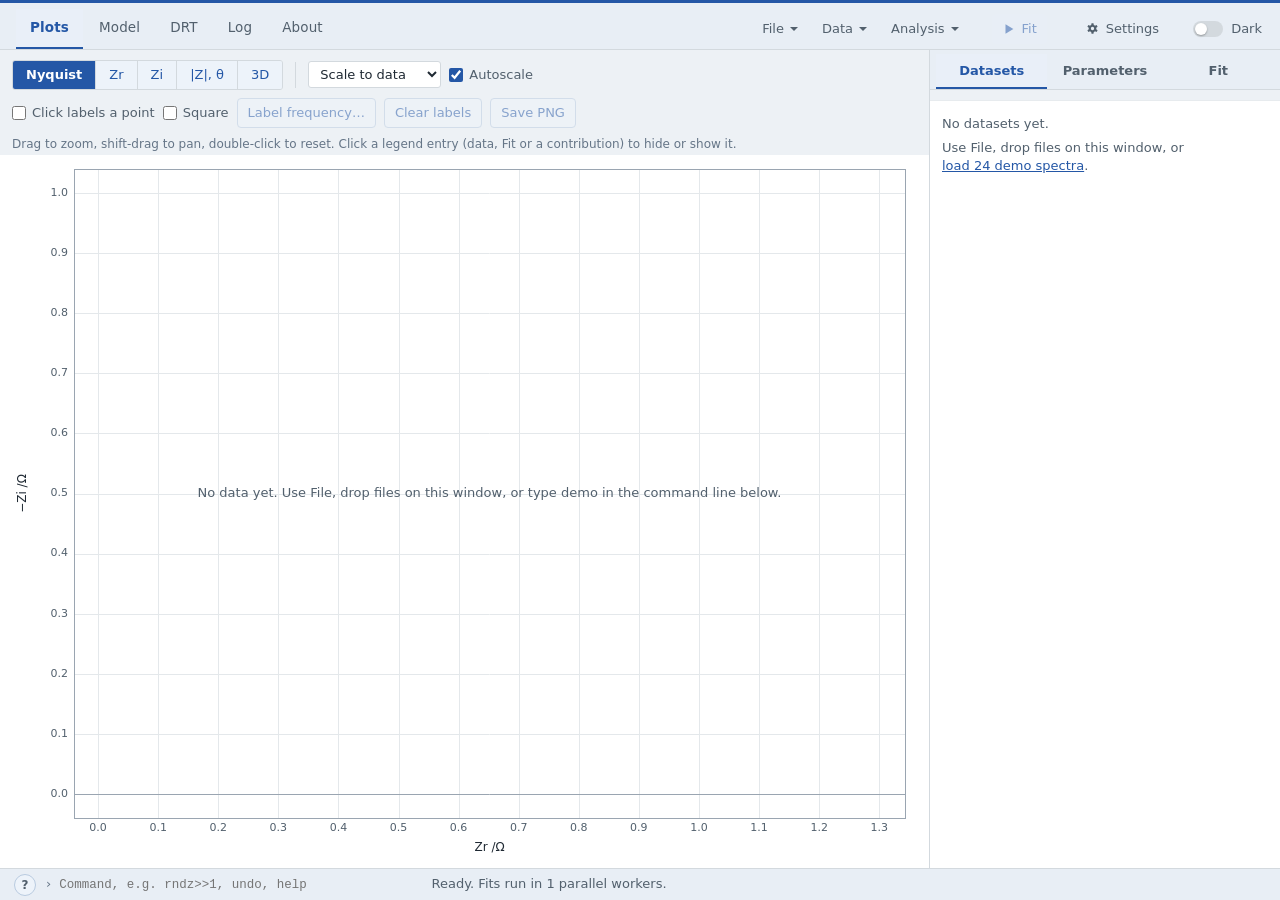
<file: index.html>
<!doctype html>
<html lang="en">
<head>
<meta charset="utf-8">
<meta name="viewport" content="width=device-width, initial-scale=1">
<title>Yappari JS</title>
<link rel="stylesheet" href="style.css">
<script>(function () { var t; try { t = JSON.parse(localStorage.getItem('yappari.settings') || '{}').theme; } catch (e) {} if (t !== 'dark' && t !== 'light') t = window.matchMedia && matchMedia('(prefers-color-scheme: dark)').matches ? 'dark' : 'light'; document.documentElement.setAttribute('data-theme', t); })();</script>
</head>
<body>
<header class="top">
  <nav class="tabs" role="tablist" aria-label="Views">
    <button role="tab" data-tab="eis" title="Measured and model spectra">Plots</button>
    <button role="tab" data-tab="model" title="Equivalent circuit">Model</button>
    <button role="tab" data-tab="drt" title="Distribution of relaxation times">DRT</button>
    <button role="tab" data-tab="log">Log</button>
    <button role="tab" data-tab="about">About</button>
  </nav>
  <div class="menus" role="menubar" aria-label="Commands">
    <button type="button" class="menu-btn" data-menu="file" aria-haspopup="menu" aria-expanded="false">File</button>
    <button type="button" class="menu-btn" data-menu="data" aria-haspopup="menu" aria-expanded="false">Data</button>
    <button type="button" class="menu-btn" data-menu="analysis" aria-haspopup="menu" aria-expanded="false">Analysis</button>
  </div>
  <button type="button" id="btn-fit" class="fit-btn" title="Fit selected datasets (F9)" aria-keyshortcuts="F9"><svg viewBox="0 0 16 16" width="14" height="14" aria-hidden="true"><path fill="currentColor" d="M4 2.5v11L13 8z"/></svg><span>Fit</span></button>
  <button type="button" role="tab" data-tab="params" class="settings-btn" title="Fit, data and plot settings, parameter limits, start values"><svg viewBox="0 0 20 20" width="15" height="15" aria-hidden="true"><path fill="currentColor" d="M11.3 1.5l.4 2.3c.6.2 1.1.5 1.6.9l2.2-.8 1.3 2.2-1.8 1.5c.1.6.1 1.2 0 1.8l1.8 1.5-1.3 2.2-2.2-.8c-.5.4-1 .7-1.6.9l-.4 2.3H8.7l-.4-2.3c-.6-.2-1.1-.5-1.6-.9l-2.2.8-1.3-2.2L5 9.4c-.1-.6-.1-1.2 0-1.8L3.2 6.1l1.3-2.2 2.2.8c.5-.4 1-.7 1.6-.9l.4-2.3h2.6zM10 6.3a2.2 2.2 0 100 4.4 2.2 2.2 0 000-4.4z" transform="translate(0 1.5)"/></svg><span>Settings</span></button>
  <button type="button" id="theme-toggle" class="theme-switch" role="switch" aria-checked="false"><span class="track" aria-hidden="true"><i></i></span><span>Dark</span></button>
</header>

<main class="work">
  <section class="stage">
    <div class="ptools" id="ptools">
      <div class="seg views" id="view-seg" role="tablist" aria-label="Plot">
        <button type="button" role="tab" data-view="nyq">Nyquist</button><button type="button" role="tab" data-view="zr">Zr</button><button type="button" role="tab" data-view="zi">Zi</button><button type="button" role="tab" data-view="bode">|Z|, θ</button><button type="button" role="tab" data-view="d3">3D</button>
      </div>
      <span class="tool-sep" aria-hidden="true"></span>
      <span class="pt-group" id="plot-scale-controls">
        <select id="plot-scale" aria-label="Scale axes to" title="Choose which curves determine the axis limits">
          <option value="data">Scale to data</option><option value="model">Scale to model</option><option value="both">Scale to both</option>
        </select>
        <label class="chk" title="Update axis limits automatically. Zooming or panning turns this off; double-clicking the plot turns it on."><input type="checkbox" id="plot-auto" checked> Autoscale</label>
      </span>
      <button type="button" id="plot-reset3d" data-plot-action="auto" hidden>Reset view</button>
      <label class="v3d" id="v3d-wrap" hidden>View
        <select id="view3d">
          <option value="nyq">Nyquist, measured</option><option value="nyqcalc">Nyquist, model</option>
          <option value="zr">Zr versus f</option><option value="zi">Zi versus f</option>
          <option value="zrdiff">Zr − model versus f</option><option value="zidiff">Zi − model versus f</option>
        </select>
      </label>
      <span class="pt-group" id="pt-nyq">
        <label class="chk"><input type="checkbox" id="label-click"> Click labels a point</label>
        <label class="chk" title="Square frame and saved image. With the same scale on both axes (Settings), both axes span the same range."><input type="checkbox" id="nyq-square"> Square</label>
        <button type="button" data-plot-action="label">Label frequency…</button>
        <button type="button" data-plot-action="unlabel">Clear labels</button>
      </span>
      <button type="button" data-plot-action="png">Save PNG</button>
      <span class="phint" id="phint"></span>
      <span class="note" id="plot-note"></span>
    </div>
    <div class="pane plot-pane" id="pane-nyq"><div class="plot-host" id="nyq-host"></div></div>
    <div class="pane plot-pane" id="pane-zr"><div class="plot-host" id="zr-host"></div><div class="plot-host res" id="zr-res"></div></div>
    <div class="pane plot-pane" id="pane-zi"><div class="plot-host" id="zi-host"></div><div class="plot-host res" id="zi-res"></div></div>
    <div class="pane plot-pane" id="pane-bode"><div class="plot-host" id="mod-host"></div><div class="plot-host" id="ph-host"></div></div>
    <div class="pane plot-pane" id="pane-d3"><div class="plot-host" id="d3-host"></div></div>
    <div class="pane plot-pane drt-pane" id="pane-drt">
      <div class="drt-tools">
        <label>Method <select id="drt-method"><option value="tikhonov">Tikhonov (NNLS)</option><option value="fisk">Fisk</option><option value="gold">Gold</option></select></label>
        <label>Data <select id="drt-source"><option value="both">Zr and Zi</option><option value="im">Zi only</option><option value="re">Zr only</option></select></label>
        <label class="drt-par"><span id="drt-par-name">λ</span><input type="range" id="drt-slider" aria-label="Regularisation"><input id="drt-par" class="num" spellcheck="false" autocomplete="off" aria-label="Regularisation value"></label>
      </div>
      <div class="drt-tools">
        <label>Show <select id="drt-view"><option value="g">g, distribution</option><option value="z">Spectrum</option><option value="res">Residuals</option><option value="peaks">Peaks</option></select></label>
        <label title="Used by all three plots: g(τ) is placed at f = 1/(2πτ), the spectra at τ = 1/(2πf)">Axis <select id="drt-x"><option value="f">f /Hz</option><option value="tau">τ /s</option></select></label>
        <button type="button" data-plot-action="auto" title="Distributions of the selected datasets; spectra, residuals and peaks of the first one. Drag to zoom, double-click to reset.">Autoscale</button>
        <button type="button" id="drt-search">Search λ…</button>
        <span class="tool-gap"></span>
        <button type="button" id="drt-all" title="Computes the DRT of every selected dataset with these settings and saves the distributions, the rebuilt spectra and the peaks to a text file">Save DRT…</button>
        <button type="button" data-plot-action="png" title="Saves the open plot">Save PNG</button>
      </div>
      <div class="drt-views" id="drt-views">
        <div class="drt-view" data-sec="g"><div class="plot-host" id="drt-g"></div></div>
        <div class="drt-view" data-sec="z"><div class="plot-host" id="drt-z"></div></div>
        <div class="drt-view" data-sec="res"><div class="plot-host" id="drt-res"></div></div>
        <div class="drt-view" data-sec="peaks"><div class="drt-peaks" id="drt-peaks"></div></div>
      </div>
    </div>

    <div class="pane model-pane" id="pane-model">
      <div class="model-head">
        <label class="cdc" for="cdc">Circuit code</label>
        <input id="cdc" spellcheck="false" autocomplete="off" placeholder="R(RQ)(Q[RW])">
        <button type="button" id="cdc-apply">Apply</button>
        <span id="cdc-led" class="led off" aria-hidden="true"></span>
        <span id="cdc-msg" class="cdc-msg" role="status"></span>
      </div>
      <div class="model-tools">
        <div class="seg" id="mode-seg" role="group" aria-label="Where new elements go">
          <button type="button" data-mode="s" aria-pressed="true">In series</button><button type="button" data-mode="p" aria-pressed="false">In parallel</button><button type="button" data-mode="r" aria-pressed="false">Replace</button>
        </div>
        <div class="palette" id="palette" aria-label="Elements"></div>
        <select id="templates" aria-label="Templates"></select>
        <label class="chk" title="Each part of the series chain in its own colour: dashed curves on the Nyquist, Zr and Zi plots, coloured in this drawing"><input type="checkbox" id="contrib-model"> Show contributions</label>
        <span class="tool-gap"></span>
        <button type="button" id="node-del">Delete</button>
        <button type="button" id="node-undo">Undo last action</button>
        <button type="button" id="node-clear">Clear</button>
      </div>
      <p class="model-hint" id="model-hint"></p>
      <div class="schematic" id="schematic-box" tabindex="0" aria-label="Circuit drawing"><svg id="schematic" xmlns="http://www.w3.org/2000/svg"></svg></div>
      <details class="eqs"><summary>Element equations and parameter names</summary><div id="eq-table"></div></details>
    </div>

    <div class="pane settings-pane" id="pane-params">
      <div class="settings" id="settings-form"></div>
      <section class="block">
        <h2>Parameter limits for the current circuit</h2>
        <p class="hint">Bounded methods keep every parameter between these limits. Untick “shared” to give a parameter one value per dataset in a global fit. Parameters that span decades (R, C, L, Q, Aw, B, τ) are varied in relative steps during a fit, which keeps them positive; n, α and β in absolute steps.</p>
        <div id="limits"></div>
      </section>
      <section class="block">
        <h2>Start values for new elements</h2>
        <p class="hint">Used when an element is added to the circuit. Stored in this browser.</p>
        <div id="elem-defaults"></div>
        <p><button type="button" id="elem-reset">Reset element values</button></p>
      </section>
      <section class="block">
        <h2>Settings file</h2>
        <p class="buttons"><button type="button" id="set-save">Save settings…</button><button type="button" id="set-load">Load settings…</button><button type="button" id="set-reset">Reset settings</button></p>
      </section>
    </div>

    <div class="pane log-pane" id="pane-log"><p class="hint log-head" id="history-info"></p><ol id="log-list" class="log"></ol></div>

    <div class="pane about-pane" id="pane-about">
      <article class="about">
        <p class="kana-big" lang="ja">やっぱり</p>
        <h1>Yappari_JS <small id="about-version"></small></h1>
        <p>Yet Another Program for Analysis and Research in Impedance. One equivalent circuit is fitted to one or to thousands of impedance spectra. Browser version of Yappari 5.1 (LabVIEW) by Nita Dragoe, Université Paris-Saclay, ICMMO.</p>
        <h2>Working with it</h2>
        <ol>
          <li>File, read data, or drop files on the window. New datasets appear at the top of the list.</li>
          <li>Build the circuit in the Model tab by clicking elements, or type a circuit code.</li>
          <li>Select a dataset, set start values (mouse wheel over a parameter), tick the parameters to fit, then click Fit in the top bar (or press F9). Switch the mode to Global for one fit with shared parameters.</li>
          <li>For many spectra: in Parameters, copy the values to all datasets; select all with Ctrl+A in the list; click Fit in the top bar.</li>
          <li>Save the project from File, parameters and data from Data, and a report from Analysis.</li>
        </ol>
        <h2>Circuit code</h2>
        <p>Elements written next to each other are in series. Round brackets put their content in parallel, square brackets put their content in series inside a parallel group. <code>R(RQ)(Q[RW])</code> is Rs + (R‖Q) + (Q‖(R + W)). Elements: R, C, L, Q (constant phase element), W, Wo, Ws (Warburg), G (Gerischer), HN (Havriliak–Negami). Numbers name the elements (R1, Q2) and are added for you.</p>
        <h2>Checks and relaxation times</h2>
        <p>The DRT tab shows the distribution of relaxation times of the selected datasets (Tikhonov with non-negativity, Fisk or Gold; R∞ and Rpol from the data), with peak estimates of R and C. For spectra with inductive features, mask inductive points before computing DRT, or use the Kramers–Kronig test. Analysis, Z-HIT checks a spectrum: |Z| rebuilt from the phase should match the measured |Z|. Analysis, Kramers–Kronig test fits a chain of RC elements that obeys the Kramers–Kronig relations (Lin-KK) and gives the residuals: above the noise level they point to drift or non-linearity. Show contributions, in the Model tab, colours each part of the series chain, on the plots and in the circuit drawing.</p>
        <h2>Mouse and keys</h2>
        <table class="grid">
          <tr><td>Plots</td><td>drag to zoom, shift-drag or right-drag to pan, wheel to zoom, double-click to autoscale</td></tr>
          <tr><td>Parameter</td><td>mouse wheel or arrow keys change the value; Shift for larger steps, Alt for smaller ones</td></tr>
          <tr><td>Parameters panel</td><td>← → next to the dataset name show the previous or next dataset</td></tr>
          <tr><td>Dataset list</td><td>Ctrl+A all, Shift+click range, Ctrl+click one more, Delete, F2 or double-click to rename, drag to reorder</td></tr>
          <tr><td>Anywhere</td><td>F9 fit selected, Ctrl+S save project</td></tr>
          <tr><td>Drawing</td><td>click to select, Delete to remove, Ctrl+Z to undo, Esc to deselect</td></tr>
        </table>
        <h2>Citing</h2>
        <p>N. Dragoe, Materials Lab 2024, 3, 230031, <a href="https://doi.org/10.54227/mlab.20230031" target="_blank" rel="noopener">doi.org/10.54227/mlab.20230031</a>. The full help is in Analysis, Help (help.html); documentation also on the github repository. You can also use an older but faster version in LabVIEW: <a href="https://nitad54448.github.io/yappari-5-1/" target="_blank" rel="noopener">nitad54448.github.io/yappari-5-1</a>.</p>
      </article>
    </div>
  </section>

  <aside class="side">
    <div class="side-grip" id="side-grip" role="separator" aria-orientation="vertical" aria-label="Resize the side panel" tabindex="0" title="Drag to resize, double-click to reset"></div>
    <nav class="side-tabs" role="tablist" aria-label="Side panel">
      <button type="button" role="tab" data-side="datasets" aria-controls="sp-datasets">Datasets</button><button type="button" role="tab" data-side="params" aria-controls="sp-params">Parameters</button><button type="button" role="tab" data-side="fit" aria-controls="sp-fit">Fit</button>
    </nav>
    <section class="side-panel side-data" id="sp-datasets" role="tabpanel" aria-label="Datasets">
      <div class="side-h"><span id="ds-count" class="sub"></span></div>
      <div id="ds-list" class="ds-list" tabindex="0" role="listbox" aria-multiselectable="true" aria-label="Datasets"></div>
    </section>
    <section class="side-panel side-params" id="sp-params" role="tabpanel" aria-label="Parameters">
      <div class="side-h param-head"><span class="sub">Values of</span><span id="param-ds" class="sub strong"></span><span id="param-more" class="sub"></span><span class="tool-gap"></span><span class="ds-step" role="group" aria-label="Show another dataset"><button type="button" id="param-prev" aria-label="Previous dataset">←</button><button type="button" id="param-next" aria-label="Next dataset">→</button></span></div>
      <div id="param-list" class="param-list"></div>
      <div id="param-stats" class="param-stats"></div>
      <div class="clone-bar">
        <span class="sub">Copy these values to</span>
        <button type="button" id="clone-all" title="Copy the values and fit flags of the first selected dataset to every dataset">All datasets</button>
        <button type="button" id="clone-sel" title="Copy the values and fit flags of the first selected dataset to the other selected datasets">Selected datasets</button>
      </div>
    </section>
    <section class="side-panel fitbar" id="sp-fit" role="tabpanel" aria-label="Fit">
      <p class="fit-target" id="fit-target"></p>
      <div class="fit-row" id="fit-mode-row"><span class="fit-lbl">Mode</span>
        <div class="seg" id="fit-mode" role="group" aria-label="Fit mode">
          <button type="button" data-fitmode="single" aria-pressed="true" title="Each selected dataset gets its own fit">Individual</button><button type="button" data-fitmode="global" aria-pressed="false" title="One fit of all selected datasets with shared parameters (untick shared in Settings for per-dataset values)">Global</button>
        </div>
      </div>
      <p class="hint fit-mode-hint" id="fit-mode-hint"></p>
      <label class="fit-row"><span class="fit-lbl">Method</span><select id="fit-method" data-set="method"><option value="TRDL">Trust-region dogleg, bounded</option><option value="LMB">Levenberg–Marquardt, bounded</option><option value="LM">Levenberg–Marquardt, no bounds</option><option value="NM">Nelder–Mead, bounded</option></select></label>
      <label class="fit-row"><span class="fit-lbl">Weights</span><select id="fit-weight" data-set="weight"><option value="mod">1/|Z|</option><option value="mod2">1/|Z|²</option><option value="unit">1 (no weighting)</option></select></label>
      <label class="fit-row fit-number"><span class="fit-lbl">Max iterations</span><input id="fit-max-iter" data-set="maxIter" inputmode="numeric" spellcheck="false" autocomplete="off"></label>
      <label class="fit-row fit-number"><span class="fit-lbl">Min χ² step</span><input id="fit-tol" data-set="tol" inputmode="decimal" spellcheck="false" autocomplete="off" aria-describedby="fit-tol-hint"></label>
      <p class="hint" id="fit-tol-hint">Min χ² step is the relative χ² change tolerance. These controls share their values with Settings.</p>
      <p class="hint">Click Fit in the top bar or press F9 to fit the selected datasets. Parameter limits are in Settings.</p>
      <div class="fit-go">
        <button type="button" id="btn-stop" hidden>Stop</button>
      </div>
    </section>
  </aside>
</main>

<footer class="status">
  <button type="button" class="cmd-help" id="cmd-help" title="Command line help" aria-label="Command line help">?</button>
  <label class="cmd"><span aria-hidden="true">›</span><input id="cmdline" placeholder="Command, e.g. rndz>>1, undo, help" spellcheck="false" autocomplete="off" aria-label="Command line"></label>
  <div id="status-msg" class="msg" role="status" aria-live="polite"></div>
  <div class="progress" id="fit-progress" hidden><div class="track"><i></i></div><span></span></div>
</footer>

<dialog id="dlg"></dialog>
<div id="menu-pop" class="menu-pop" role="menu" hidden></div>
<div class="drop-hint" aria-hidden="true">Drop impedance files to read them</div>

<script src="js/core/namespace.js"></script>
<script src="js/core/elements.js"></script>
<script src="js/core/circuit.js"></script>
<script src="js/core/linalg.js"></script>
<script src="js/core/fit.js"></script>
<script src="js/core/globalfit.js"></script>
<script src="js/core/dataops.js"></script>
<script src="js/core/drt.js"></script>
<script src="js/core/kk.js"></script>
<script src="js/core/modelrank.js"></script>
<script src="js/io/readers.js"></script>
<script src="js/io/writers.js"></script>
<script src="js/state.js"></script>
<script src="js/history.js"></script>
<script src="js/workers.js"></script>
<script src="js/ui/dialogs.js"></script>
<script src="js/ui/theme.js"></script>
<script src="js/ui/plot2d.js"></script>
<script src="js/ui/plot3d.js"></script>
<script src="js/ui/plots.js"></script>
<script src="js/ui/drt_tab.js"></script>
<script src="js/ui/schematic.js"></script>
<script src="js/ui/model_editor.js"></script>
<script src="js/ui/params_panel.js"></script>
<script src="js/ui/datasets_panel.js"></script>
<script src="js/ui/report.js"></script>
<script src="js/ui/model_search.js"></script>
<script src="js/ui/commands.js"></script>
<script src="js/app.js"></script>
</body>
</html>
</file>
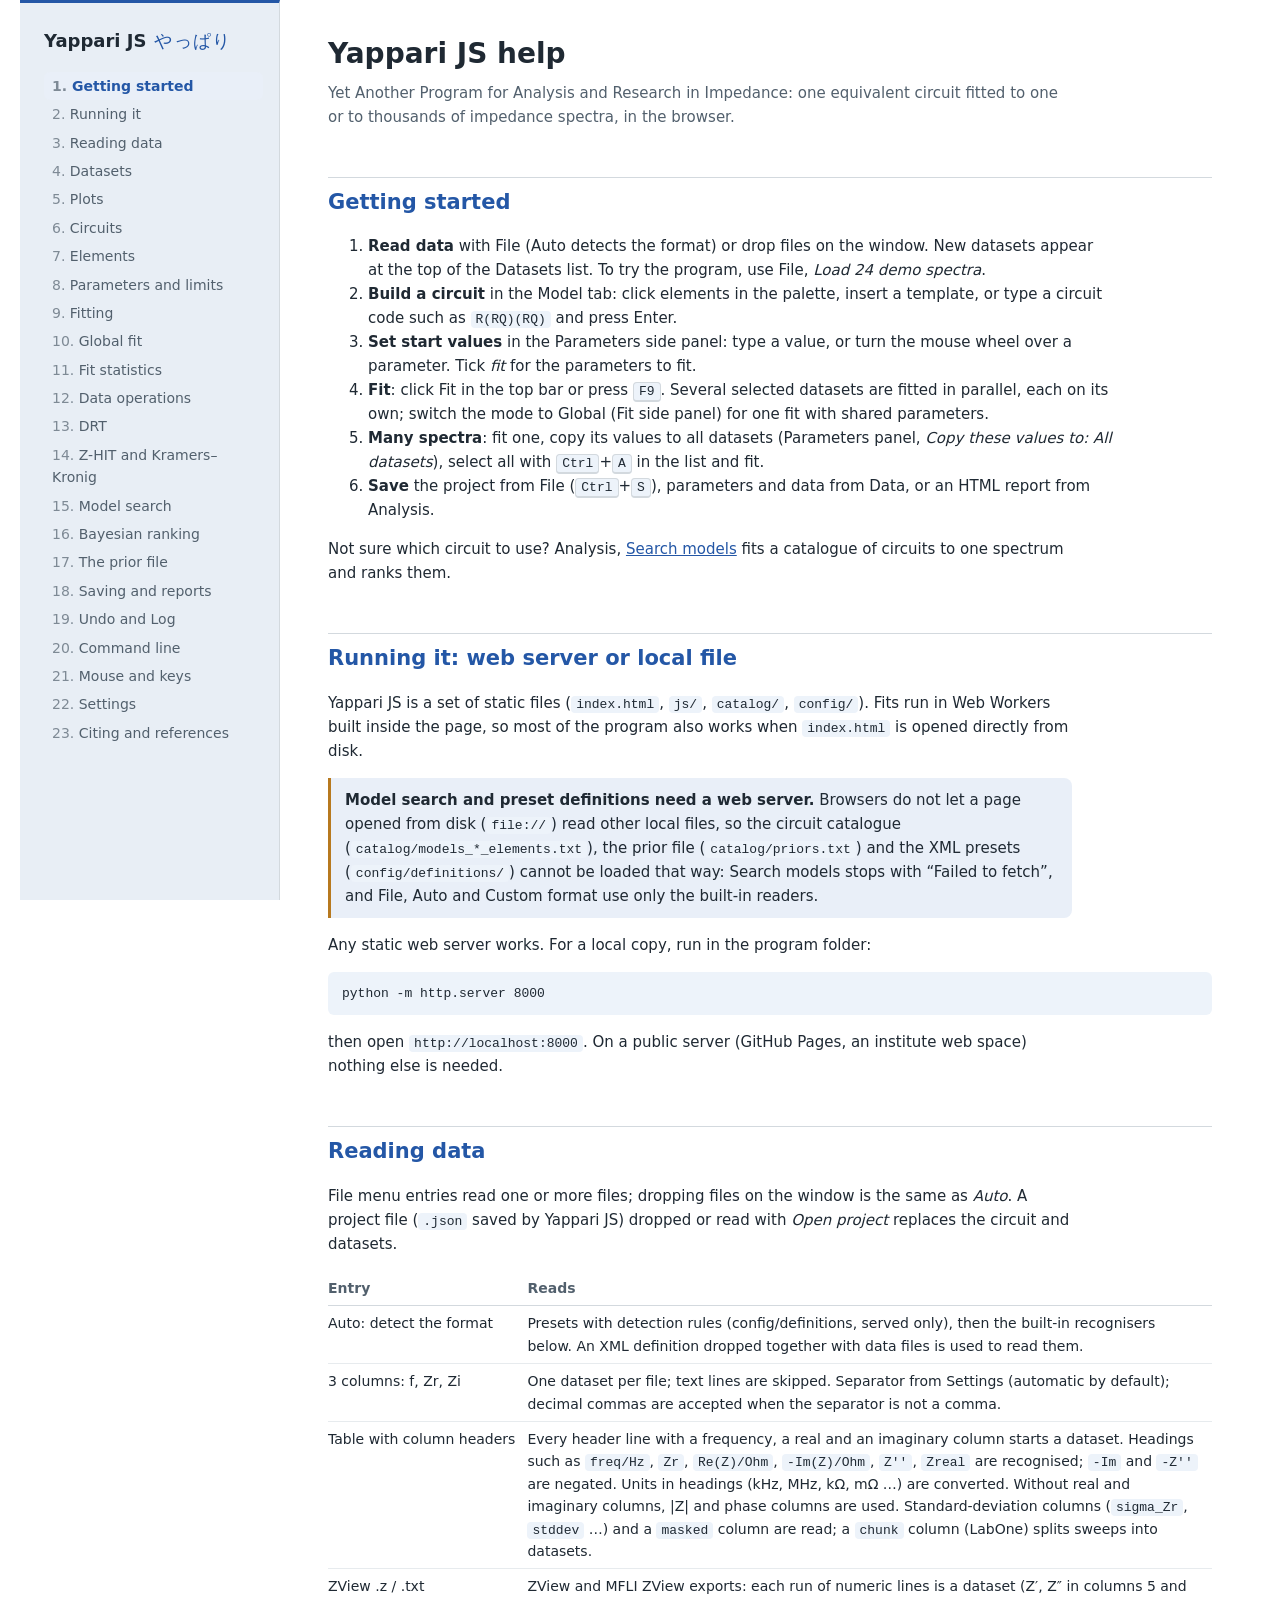
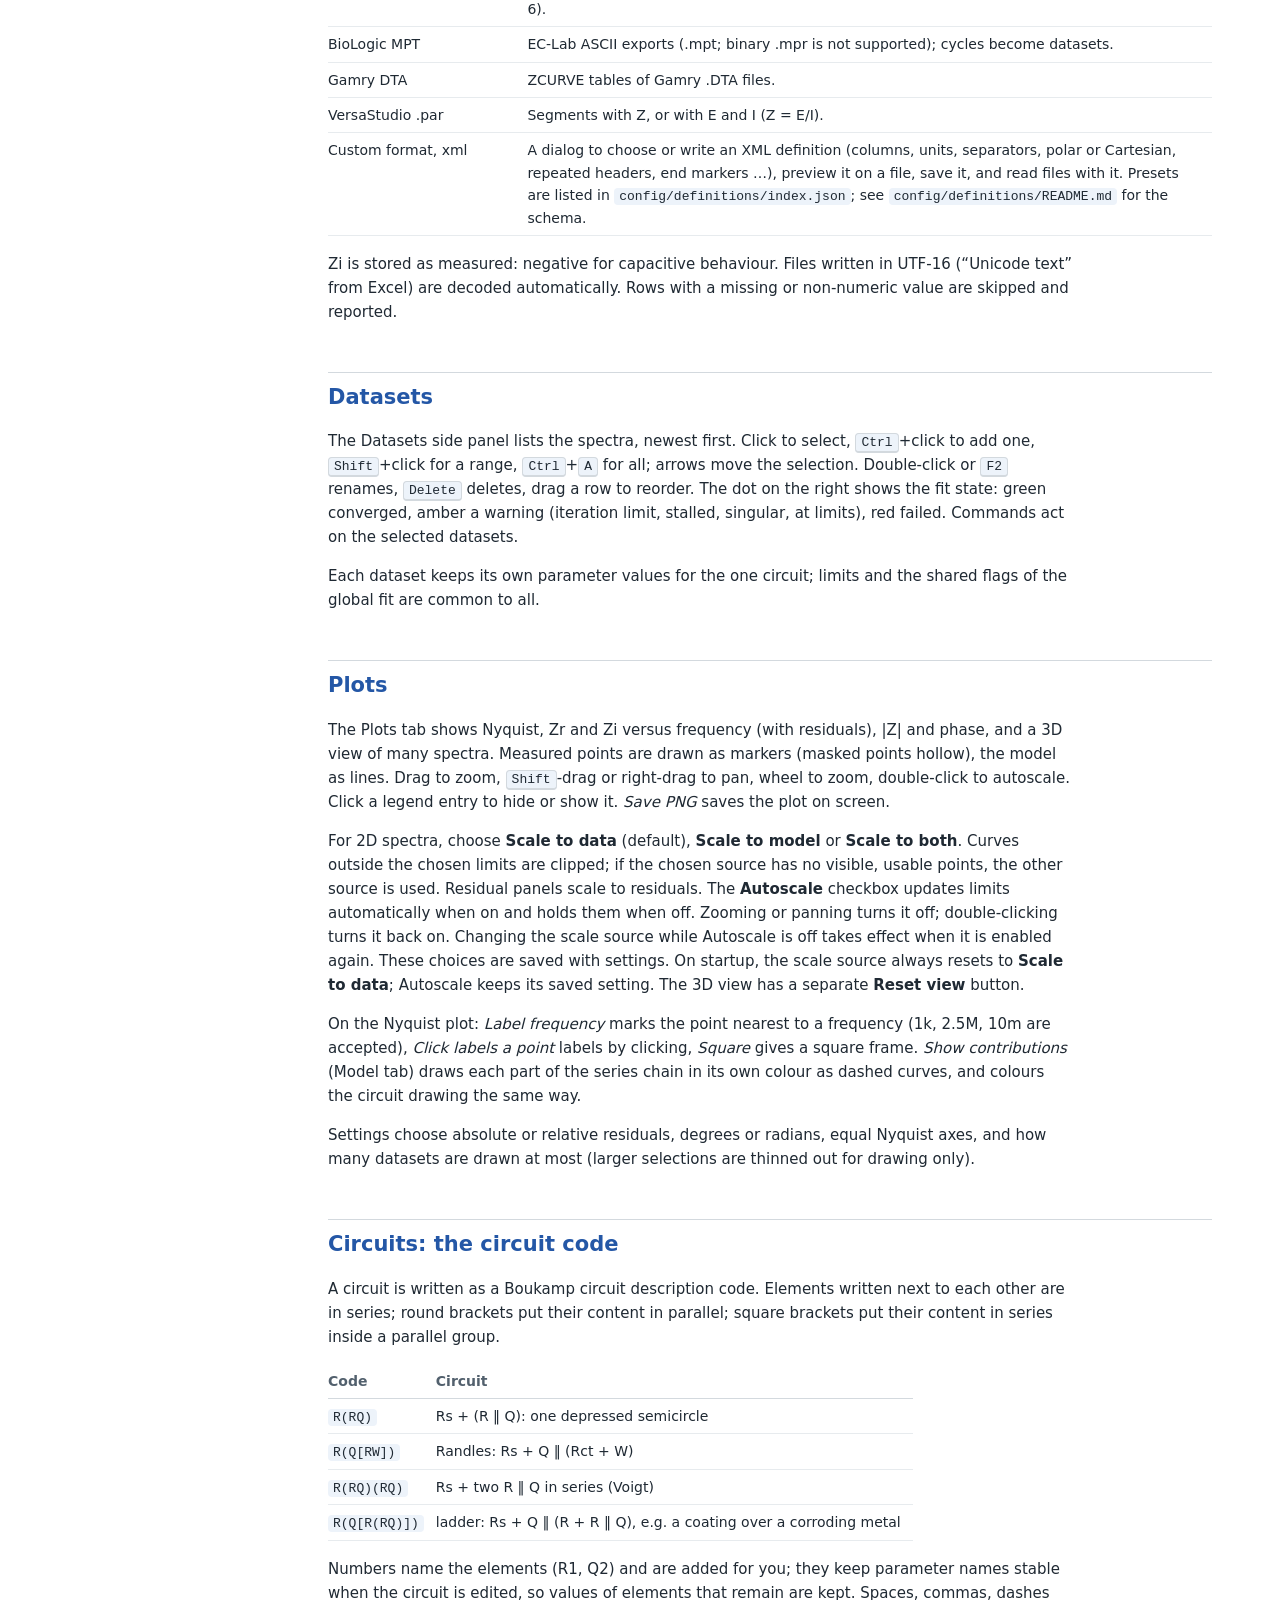
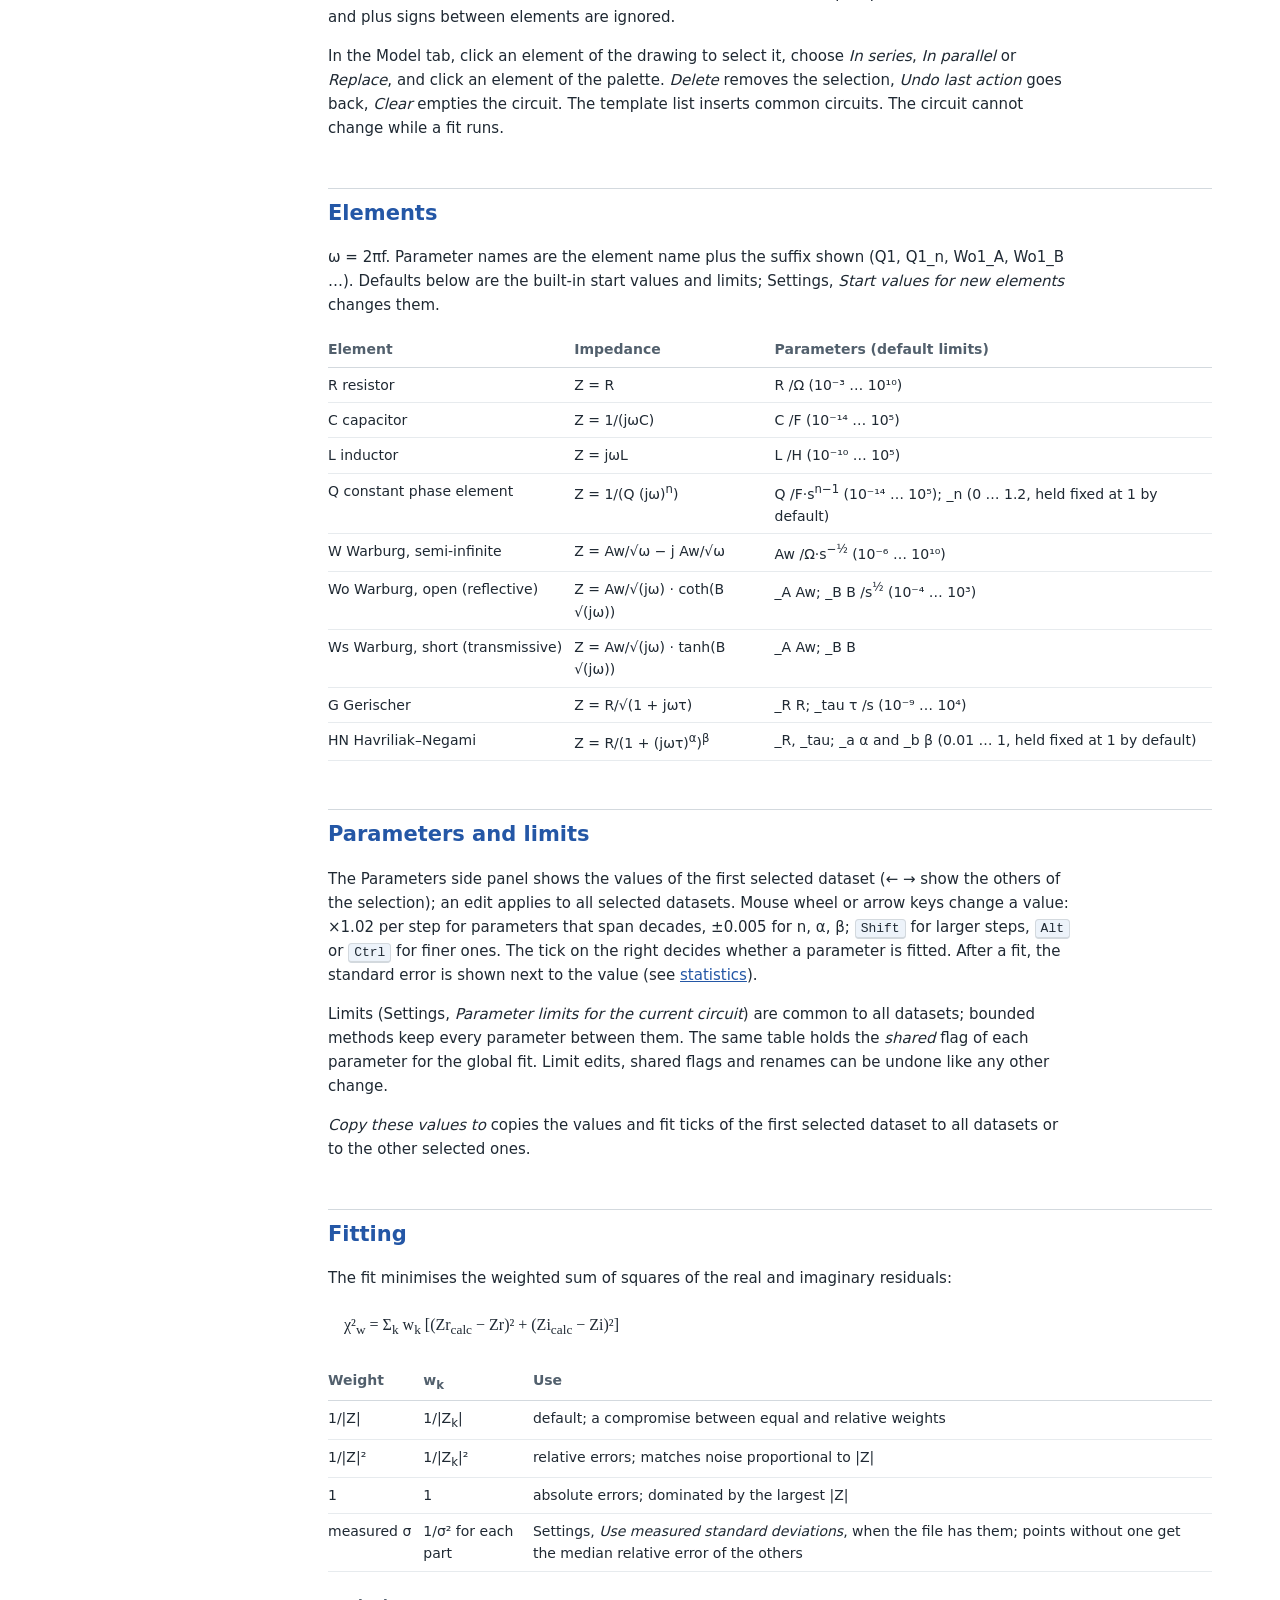
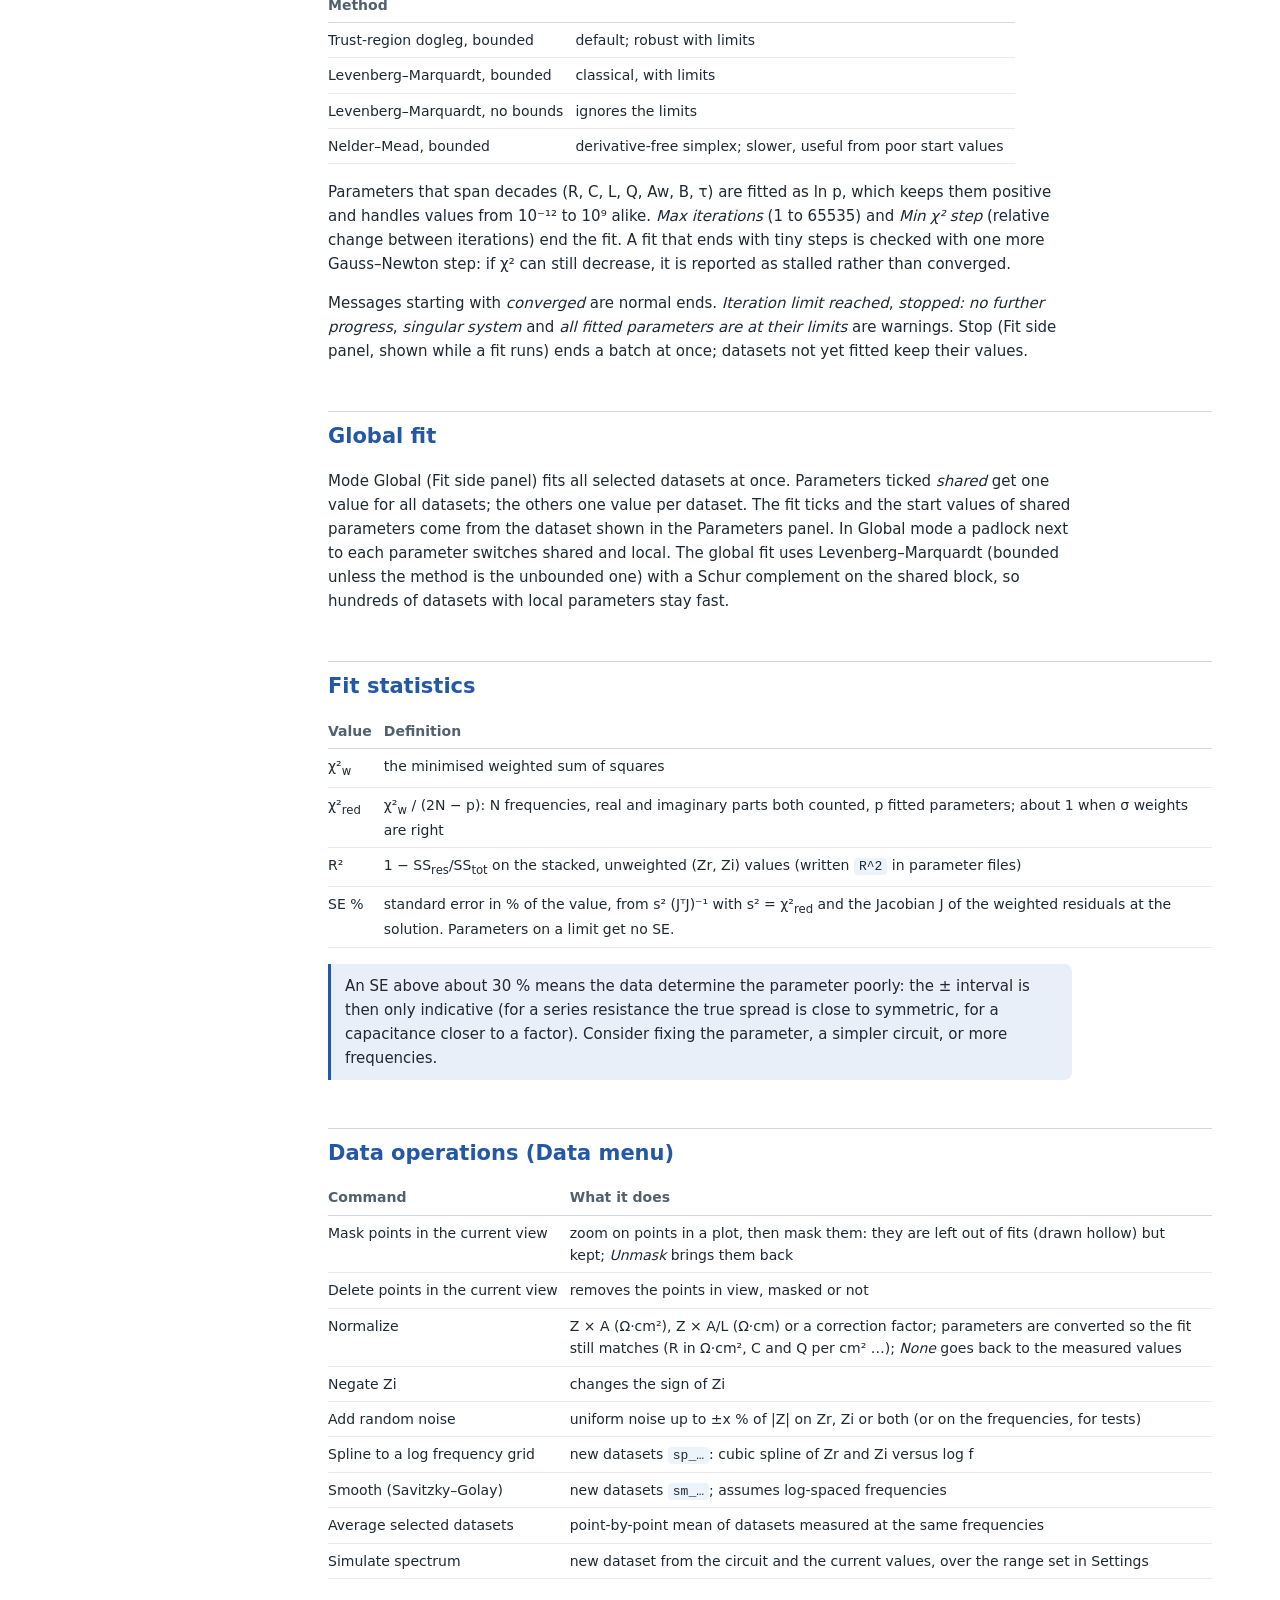
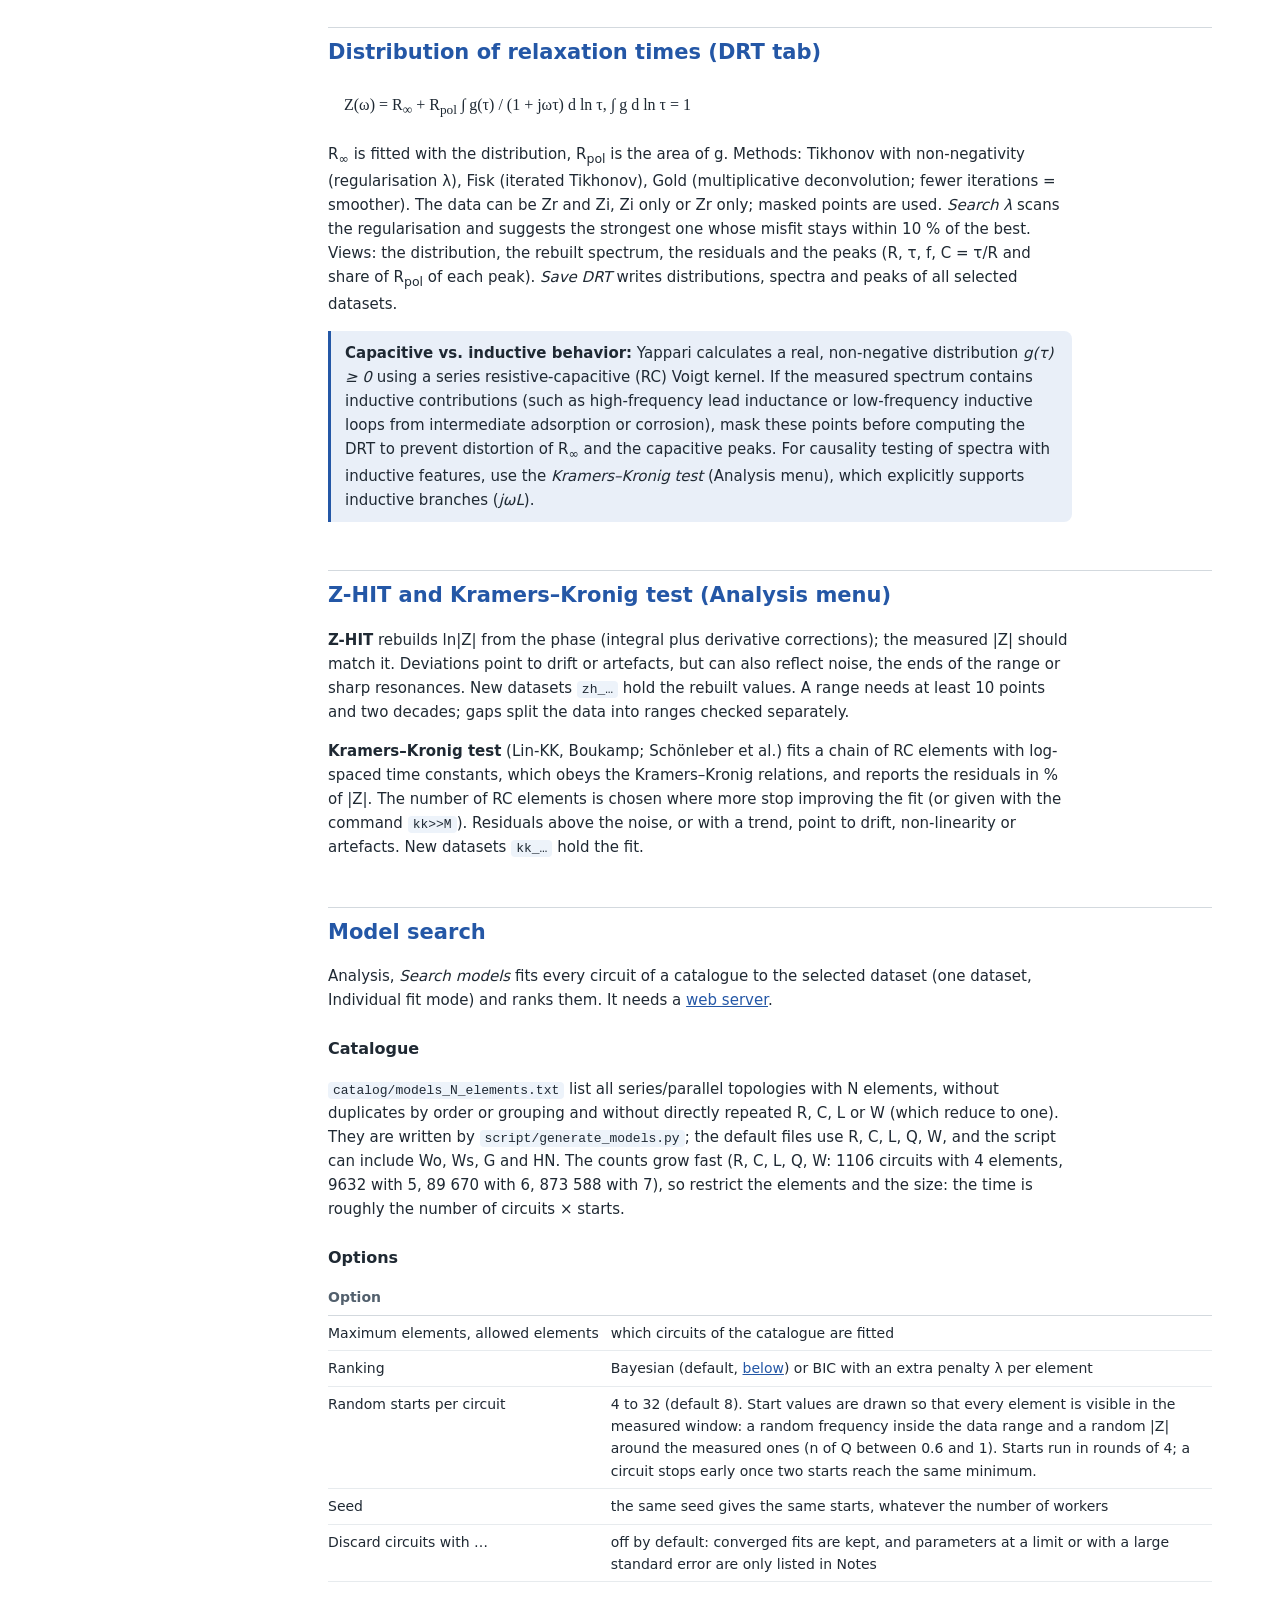
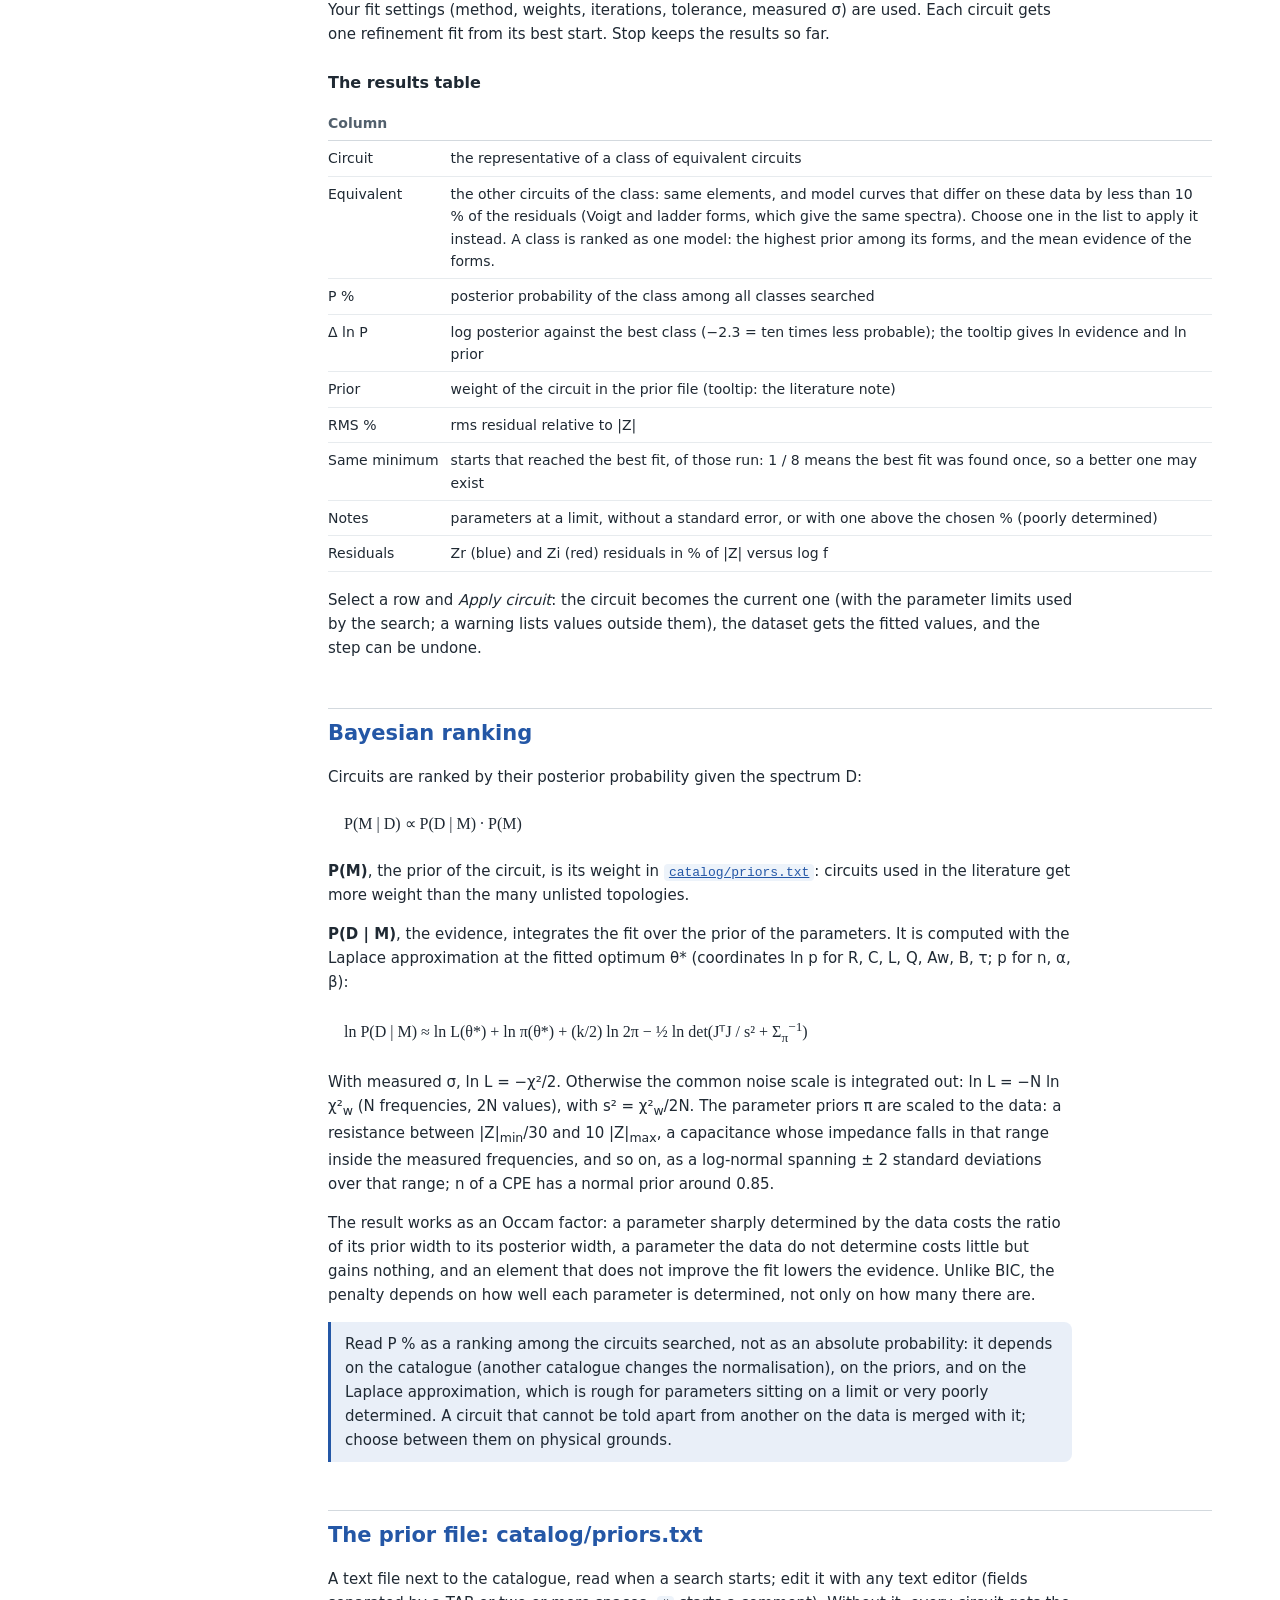
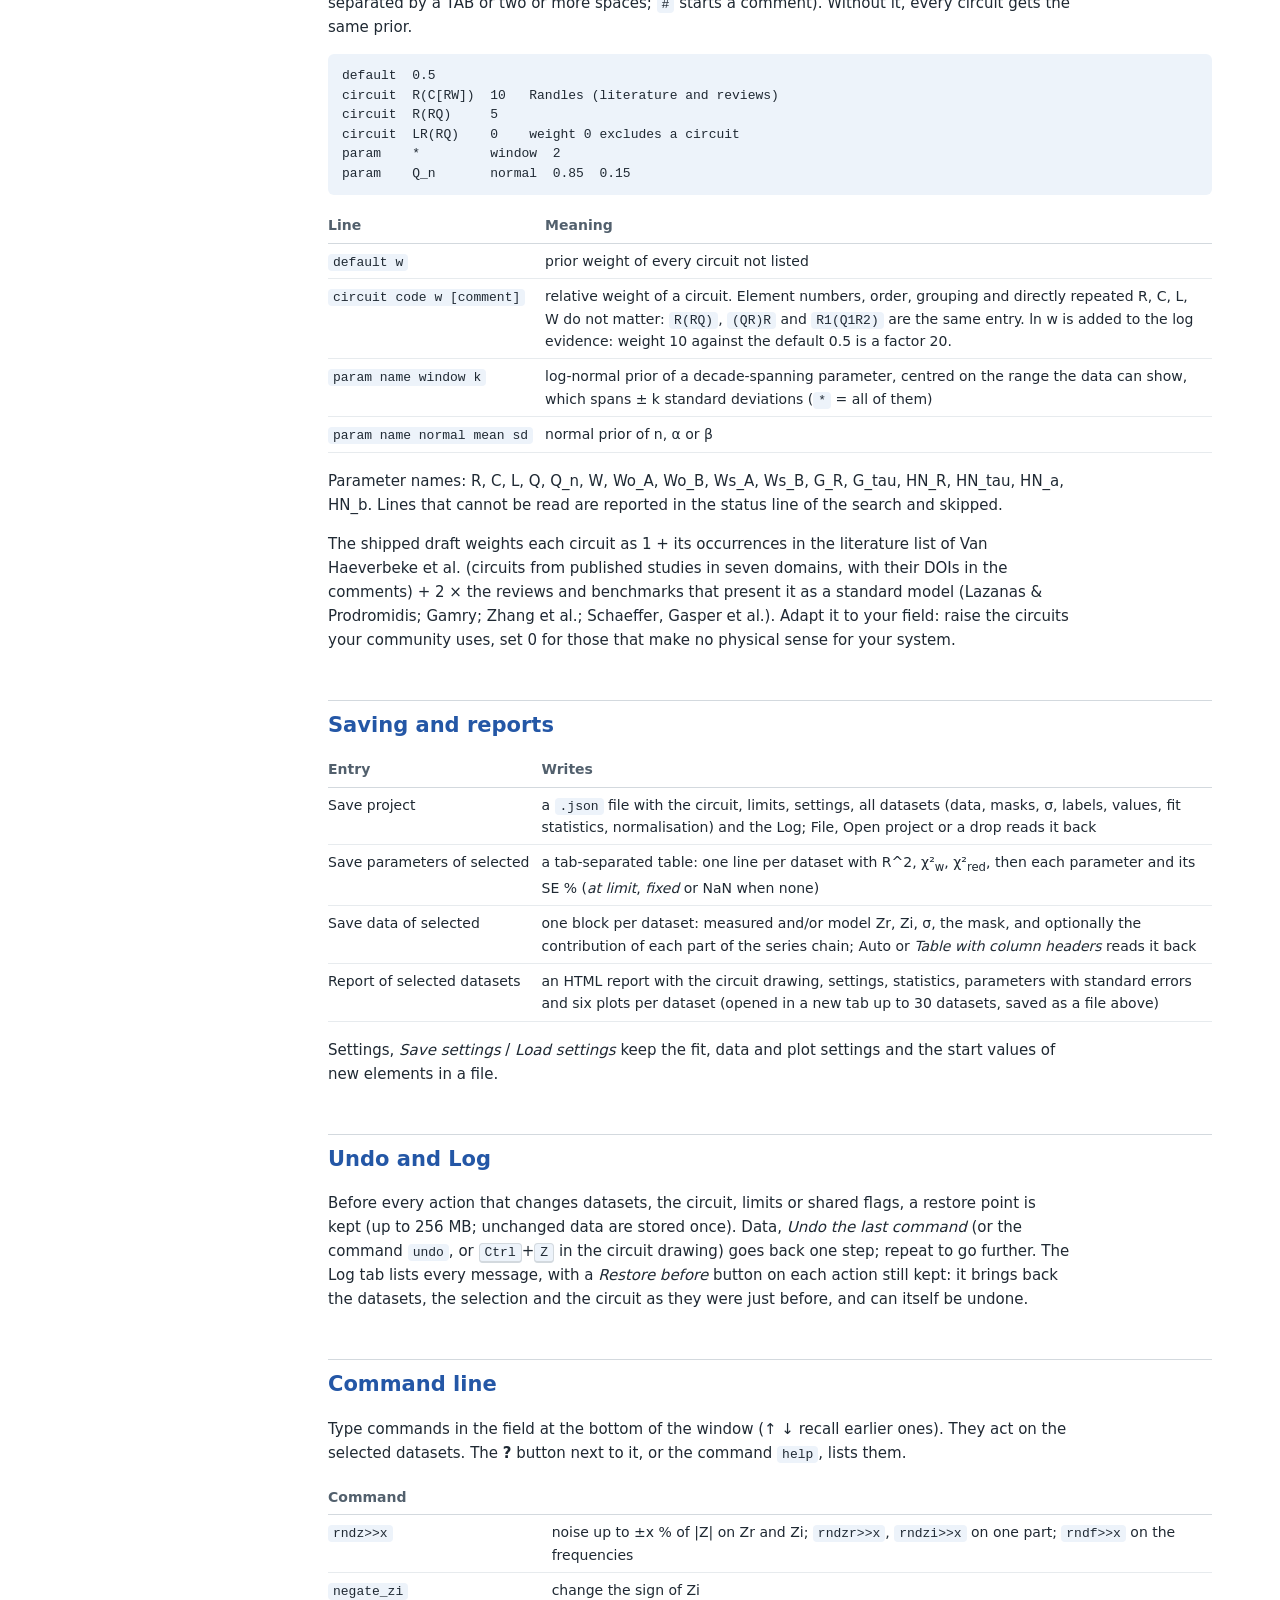
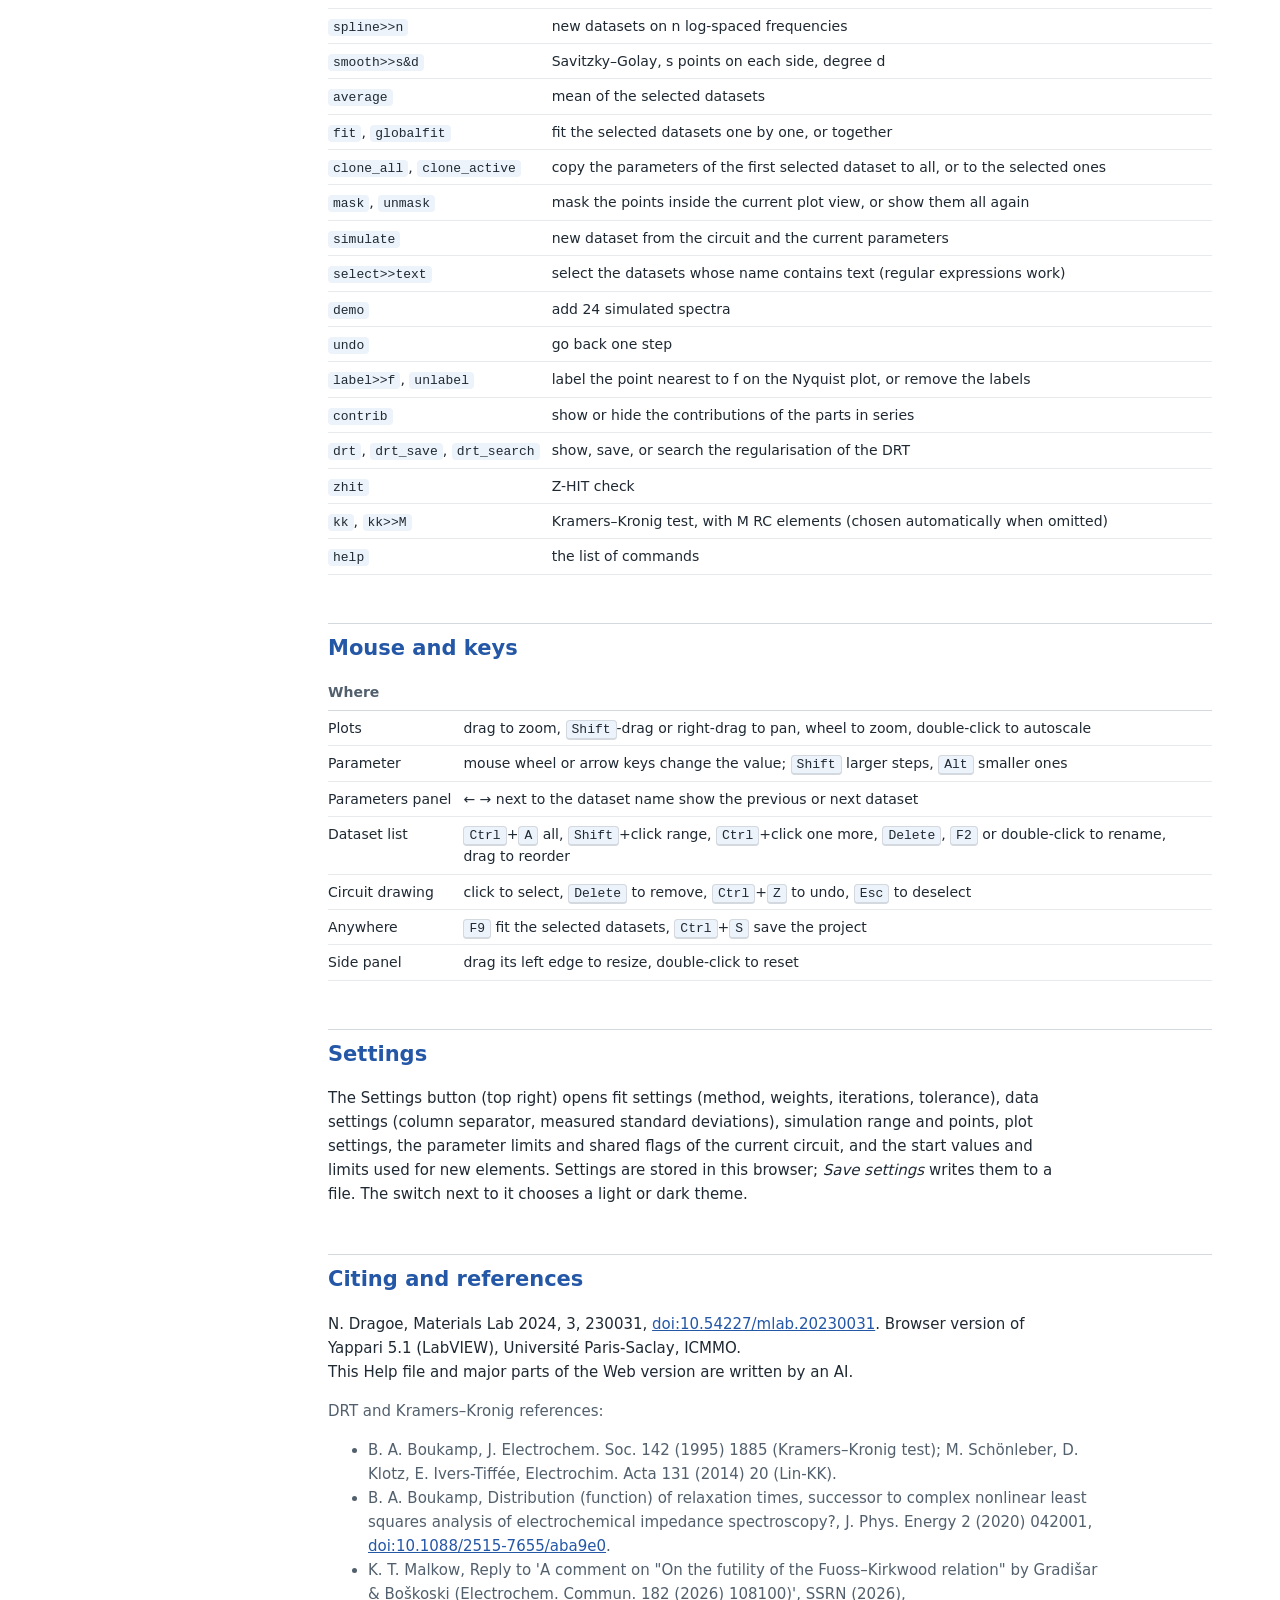
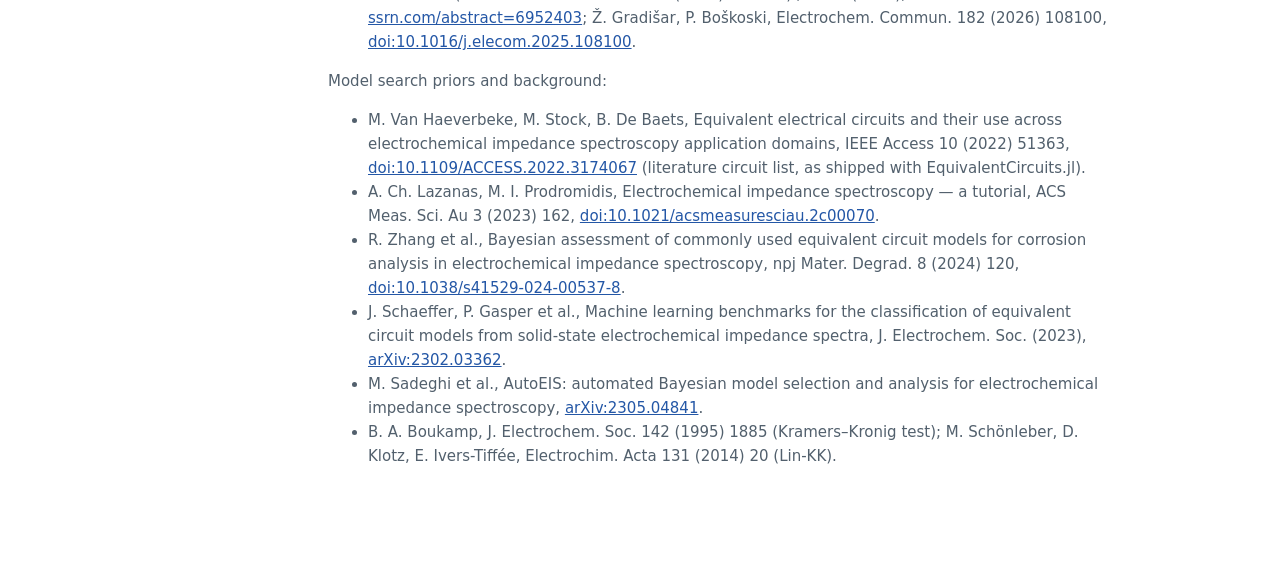
<file: help.html>
<!doctype html>
<html lang="en">
<head>
<meta charset="utf-8">
<meta name="viewport" content="width=device-width, initial-scale=1">
<title>Yappari JS help</title>
<script>(function () { var t; try { t = JSON.parse(localStorage.getItem('yappari.settings') || '{}').theme; } catch (e) {} if (t !== 'dark' && t !== 'light') t = window.matchMedia && matchMedia('(prefers-color-scheme: dark)').matches ? 'dark' : 'light'; document.documentElement.setAttribute('data-theme', t); })();</script>
<style>
:root { --bg: #edf1f5; --panel: #ffffff; --chrome: #e8eef5; --ink: #1f2933; --ink-2: #52606d; --ink-3: #657587; --rule: #d3d9de; --rule-2: #e7ebee;
  --accent: #2457a6; --tint: #e9eff8; --code: #edf3fa; --warn: #b7791f;
  --font-ui: "Segoe UI Variable Text", "Segoe UI", system-ui, -apple-system, "Helvetica Neue", Arial, sans-serif;
  --font-code: "Cascadia Mono", ui-monospace, "SF Mono", Consolas, "Liberation Mono", monospace;
  --font-kana: "Yu Gothic UI", "Yu Gothic", "Hiragino Sans", "Noto Sans JP", "Noto Sans CJK JP", Meiryo, sans-serif; color-scheme: light; }
:root[data-theme="dark"] { --bg: #14181c; --panel: #1b2025; --chrome: #172330; --ink: #e3e7ea; --ink-2: #a7b2bc; --ink-3: #96a5b4; --rule: #2f363d; --rule-2: #252b31;
  --accent: #7ea6e6; --tint: #1f2b3d; --code: #233246; --warn: #e0a740; color-scheme: dark; }
/* colours and fonts: the tokens of style.css, so the help looks like the program */
* { box-sizing: border-box; }
html { scroll-padding-top: 16px; }
body { margin: 0; background: var(--panel); color: var(--ink); font: 15px/1.6 var(--font-ui); }
.wrap { display: grid; grid-template-columns: 260px minmax(0, 1fr); max-width: 1240px; margin: 0 auto; }
nav.toc { position: sticky; top: 0; align-self: start; height: 100vh; overflow: auto; padding: 24px 16px 24px 24px; border-right: 1px solid var(--rule); border-top: 3px solid var(--accent); background: var(--chrome); font-size: 14px; }
nav.toc .brand { display: flex; align-items: baseline; gap: 8px; margin-bottom: 16px; }
nav.toc .brand b { font-size: 18px; }
nav.toc .brand span { font-family: var(--font-kana); color: var(--accent); font-size: 18px; letter-spacing: 0.06em; }
nav.toc ol { list-style: none; margin: 0; padding: 0; counter-reset: s; }
nav.toc li { counter-increment: s; }
nav.toc a { display: block; padding: 3px 8px; border-radius: 6px; color: var(--ink-2); text-decoration: none; }
nav.toc a::before { content: counter(s) ". "; color: var(--ink-2); opacity: .7; }
nav.toc a:hover { background: var(--tint); color: var(--ink); }
nav.toc a.on { background: var(--tint); color: var(--accent); font-weight: 600; }
main { padding: 32px 48px 96px; min-width: 0; }
h1 { font-size: 28px; margin: 0 0 4px; }
h1 + p.sub { margin-top: 0; color: var(--ink-2); }
h2 { font-size: 21px; margin: 48px 0 8px; padding-top: 8px; border-top: 1px solid var(--rule); color: var(--accent); }
h3 { font-size: 16px; margin: 24px 0 4px; }
p, li { max-width: 78ch; }
a { color: var(--accent); }
code, kbd { font: 13px/1.4 var(--font-code); background: var(--code); padding: 1px 5px; border-radius: 4px; }
kbd { border: 1px solid var(--rule); border-bottom-width: 2px; }
pre { background: var(--code); padding: 12px 14px; border-radius: 6px; overflow: auto; font: 13px/1.5 var(--font-code); max-width: 100%; }
pre code { background: none; padding: 0; }
table { border-collapse: collapse; margin: 10px 0 16px; font-size: 14px; display: block; overflow-x: auto; max-width: 100%; }
th, td { text-align: left; vertical-align: top; padding: 6px 12px 6px 0; border-bottom: 1px solid var(--rule-2); }
th { border-bottom-color: var(--rule); }
th { color: var(--ink-2); font-weight: 600; white-space: nowrap; }
td:first-child { white-space: nowrap; }
.note { border-left: 3px solid var(--accent); background: var(--tint); padding: 10px 14px; border-radius: 0 8px 8px 0; margin: 12px 0; max-width: 78ch; }
.note.warn { border-left-color: var(--warn); }
.eq { font-family: "Cambria Math", "STIX Two Math", Georgia, serif; font-size: 16px; padding: 6px 0 6px 16px; }
.muted { color: var(--ink-2); }
@media (max-width: 860px) {
  .wrap { display: block; }
  nav.toc { position: static; height: auto; border-right: 0; border-bottom: 1px solid var(--rule); padding: 16px; }
  nav.toc ol { columns: 2; }
  main { padding: 16px 16px 64px; }
}
@media print { nav.toc { display: none; } .wrap { display: block; } main { padding: 0; } h2 { break-after: avoid; } }
</style>
</head>
<body>
<div class="wrap">
<nav class="toc" aria-label="Contents">
  <div class="brand"><b>Yappari JS</b><span lang="ja">やっぱり</span></div>
  <ol>
    <li><a href="#start">Getting started</a></li>
    <li><a href="#server">Running it</a></li>
    <li><a href="#data">Reading data</a></li>
    <li><a href="#datasets">Datasets</a></li>
    <li><a href="#plots">Plots</a></li>
    <li><a href="#circuit">Circuits</a></li>
    <li><a href="#elements">Elements</a></li>
    <li><a href="#params">Parameters and limits</a></li>
    <li><a href="#fit">Fitting</a></li>
    <li><a href="#global">Global fit</a></li>
    <li><a href="#stats">Fit statistics</a></li>
    <li><a href="#dataops">Data operations</a></li>
    <li><a href="#drt">DRT</a></li>
    <li><a href="#checks">Z-HIT and Kramers–Kronig</a></li>
    <li><a href="#search">Model search</a></li>
    <li><a href="#bayes">Bayesian ranking</a></li>
    <li><a href="#priors">The prior file</a></li>
    <li><a href="#saving">Saving and reports</a></li>
    <li><a href="#history">Undo and Log</a></li>
    <li><a href="#commands">Command line</a></li>
    <li><a href="#keys">Mouse and keys</a></li>
    <li><a href="#settings">Settings</a></li>
    <li><a href="#cite">Citing and references</a></li>
  </ol>
</nav>
<main>
<h1>Yappari JS help</h1>
<p class="sub">Yet Another Program for Analysis and Research in Impedance: one equivalent circuit fitted to one or to thousands of impedance spectra, in the browser.</p>

<h2 id="start">Getting started</h2>
<ol>
  <li><b>Read data</b> with File (Auto detects the format) or drop files on the window. New datasets appear at the top of the Datasets list. To try the program, use File, <i>Load 24 demo spectra</i>.</li>
  <li><b>Build a circuit</b> in the Model tab: click elements in the palette, insert a template, or type a circuit code such as <code>R(RQ)(RQ)</code> and press Enter.</li>
  <li><b>Set start values</b> in the Parameters side panel: type a value, or turn the mouse wheel over a parameter. Tick <i>fit</i> for the parameters to fit.</li>
  <li><b>Fit</b>: click Fit in the top bar or press <kbd>F9</kbd>. Several selected datasets are fitted in parallel, each on its own; switch the mode to Global (Fit side panel) for one fit with shared parameters.</li>
  <li><b>Many spectra</b>: fit one, copy its values to all datasets (Parameters panel, <i>Copy these values to: All datasets</i>), select all with <kbd>Ctrl</kbd>+<kbd>A</kbd> in the list and fit.</li>
  <li><b>Save</b> the project from File (<kbd>Ctrl</kbd>+<kbd>S</kbd>), parameters and data from Data, or an HTML report from Analysis.</li>
</ol>
<p>Not sure which circuit to use? Analysis, <a href="#search">Search models</a> fits a catalogue of circuits to one spectrum and ranks them.</p>

<h2 id="server">Running it: web server or local file</h2>
<p>Yappari JS is a set of static files (<code>index.html</code>, <code>js/</code>, <code>catalog/</code>, <code>config/</code>). Fits run in Web Workers built inside the page, so most of the program also works when <code>index.html</code> is opened directly from disk.</p>
<div class="note warn"><b>Model search and preset definitions need a web server.</b> Browsers do not let a page opened from disk (<code>file://</code>) read other local files, so the circuit catalogue (<code>catalog/models_*_elements.txt</code>), the prior file (<code>catalog/priors.txt</code>) and the XML presets (<code>config/definitions/</code>) cannot be loaded that way: Search models stops with “Failed to fetch”, and File, Auto and Custom format use only the built-in readers.</div>
<p>Any static web server works. For a local copy, run in the program folder:</p>
<pre><code>python -m http.server 8000</code></pre>
<p>then open <code>http://localhost:8000</code>. On a public server (GitHub Pages, an institute web space) nothing else is needed.</p>

<h2 id="data">Reading data</h2>
<p>File menu entries read one or more files; dropping files on the window is the same as <i>Auto</i>. A project file (<code>.json</code> saved by Yappari JS) dropped or read with <i>Open project</i> replaces the circuit and datasets.</p>
<table>
  <tr><th>Entry</th><th>Reads</th></tr>
  <tr><td>Auto: detect the format</td><td>Presets with detection rules (config/definitions, served only), then the built-in recognisers below. An XML definition dropped together with data files is used to read them.</td></tr>
  <tr><td>3 columns: f, Zr, Zi</td><td>One dataset per file; text lines are skipped. Separator from Settings (automatic by default); decimal commas are accepted when the separator is not a comma.</td></tr>
  <tr><td>Table with column headers</td><td>Every header line with a frequency, a real and an imaginary column starts a dataset. Headings such as <code>freq/Hz</code>, <code>Zr</code>, <code>Re(Z)/Ohm</code>, <code>-Im(Z)/Ohm</code>, <code>Z''</code>, <code>Zreal</code> are recognised; <code>-Im</code> and <code>-Z''</code> are negated. Units in headings (kHz, MHz, kΩ, mΩ …) are converted. Without real and imaginary columns, |Z| and phase columns are used. Standard-deviation columns (<code>sigma_Zr</code>, <code>stddev</code> …) and a <code>masked</code> column are read; a <code>chunk</code> column (LabOne) splits sweeps into datasets.</td></tr>
  <tr><td>ZView .z / .txt</td><td>ZView and MFLI ZView exports: each run of numeric lines is a dataset (Z′, Z″ in columns 5 and 6).</td></tr>
  <tr><td>BioLogic MPT</td><td>EC-Lab ASCII exports (.mpt; binary .mpr is not supported); cycles become datasets.</td></tr>
  <tr><td>Gamry DTA</td><td>ZCURVE tables of Gamry .DTA files.</td></tr>
  <tr><td>VersaStudio .par</td><td>Segments with Z, or with E and I (Z = E/I).</td></tr>
  <tr><td>Custom format, xml</td><td>A dialog to choose or write an XML definition (columns, units, separators, polar or Cartesian, repeated headers, end markers …), preview it on a file, save it, and read files with it. Presets are listed in <code>config/definitions/index.json</code>; see <code>config/definitions/README.md</code> for the schema.</td></tr>
</table>
<p>Zi is stored as measured: negative for capacitive behaviour. Files written in UTF-16 (“Unicode text” from Excel) are decoded automatically. Rows with a missing or non-numeric value are skipped and reported.</p>

<h2 id="datasets">Datasets</h2>
<p>The Datasets side panel lists the spectra, newest first. Click to select, <kbd>Ctrl</kbd>+click to add one, <kbd>Shift</kbd>+click for a range, <kbd>Ctrl</kbd>+<kbd>A</kbd> for all; arrows move the selection. Double-click or <kbd>F2</kbd> renames, <kbd>Delete</kbd> deletes, drag a row to reorder. The dot on the right shows the fit state: green converged, amber a warning (iteration limit, stalled, singular, at limits), red failed. Commands act on the selected datasets.</p>
<p>Each dataset keeps its own parameter values for the one circuit; limits and the shared flags of the global fit are common to all.</p>

<h2 id="plots">Plots</h2>
<p>The Plots tab shows Nyquist, Zr and Zi versus frequency (with residuals), |Z| and phase, and a 3D view of many spectra. Measured points are drawn as markers (masked points hollow), the model as lines. Drag to zoom, <kbd>Shift</kbd>-drag or right-drag to pan, wheel to zoom, double-click to autoscale. Click a legend entry to hide or show it. <i>Save PNG</i> saves the plot on screen.</p>
<p>For 2D spectra, choose <b>Scale to data</b> (default), <b>Scale to model</b> or <b>Scale to both</b>. Curves outside the chosen limits are clipped; if the chosen source has no visible, usable points, the other source is used. Residual panels scale to residuals. The <b>Autoscale</b> checkbox updates limits automatically when on and holds them when off. Zooming or panning turns it off; double-clicking turns it back on. Changing the scale source while Autoscale is off takes effect when it is enabled again. These choices are saved with settings. On startup, the scale source always resets to <b>Scale to data</b>; Autoscale keeps its saved setting. The 3D view has a separate <b>Reset view</b> button.</p>
<p>On the Nyquist plot: <i>Label frequency</i> marks the point nearest to a frequency (1k, 2.5M, 10m are accepted), <i>Click labels a point</i> labels by clicking, <i>Square</i> gives a square frame. <i>Show contributions</i> (Model tab) draws each part of the series chain in its own colour as dashed curves, and colours the circuit drawing the same way.</p>
<p>Settings choose absolute or relative residuals, degrees or radians, equal Nyquist axes, and how many datasets are drawn at most (larger selections are thinned out for drawing only).</p>

<h2 id="circuit">Circuits: the circuit code</h2>
<p>A circuit is written as a Boukamp circuit description code. Elements written next to each other are in series; round brackets put their content in parallel; square brackets put their content in series inside a parallel group.</p>
<table>
  <tr><th>Code</th><th>Circuit</th></tr>
  <tr><td><code>R(RQ)</code></td><td>Rs + (R ‖ Q): one depressed semicircle</td></tr>
  <tr><td><code>R(Q[RW])</code></td><td>Randles: Rs + Q ‖ (Rct + W)</td></tr>
  <tr><td><code>R(RQ)(RQ)</code></td><td>Rs + two R ‖ Q in series (Voigt)</td></tr>
  <tr><td><code>R(Q[R(RQ)])</code></td><td>ladder: Rs + Q ‖ (R + R ‖ Q), e.g. a coating over a corroding metal</td></tr>
</table>
<p>Numbers name the elements (R1, Q2) and are added for you; they keep parameter names stable when the circuit is edited, so values of elements that remain are kept. Spaces, commas, dashes and plus signs between elements are ignored.</p>
<p>In the Model tab, click an element of the drawing to select it, choose <i>In series</i>, <i>In parallel</i> or <i>Replace</i>, and click an element of the palette. <i>Delete</i> removes the selection, <i>Undo last action</i> goes back, <i>Clear</i> empties the circuit. The template list inserts common circuits. The circuit cannot change while a fit runs.</p>

<h2 id="elements">Elements</h2>
<p>ω = 2πf. Parameter names are the element name plus the suffix shown (Q1, Q1_n, Wo1_A, Wo1_B …). Defaults below are the built-in start values and limits; Settings, <i>Start values for new elements</i> changes them.</p>
<table>
  <tr><th>Element</th><th>Impedance</th><th>Parameters (default limits)</th></tr>
  <tr><td>R resistor</td><td>Z = R</td><td>R /Ω (10⁻³ … 10¹⁰)</td></tr>
  <tr><td>C capacitor</td><td>Z = 1/(jωC)</td><td>C /F (10⁻¹⁴ … 10⁵)</td></tr>
  <tr><td>L inductor</td><td>Z = jωL</td><td>L /H (10⁻¹⁰ … 10⁵)</td></tr>
  <tr><td>Q constant phase element</td><td>Z = 1/(Q (jω)<sup>n</sup>)</td><td>Q /F·s<sup>n−1</sup> (10⁻¹⁴ … 10⁵); _n (0 … 1.2, held fixed at 1 by default)</td></tr>
  <tr><td>W Warburg, semi-infinite</td><td>Z = Aw/√ω − j Aw/√ω</td><td>Aw /Ω·s<sup>−½</sup> (10⁻⁶ … 10¹⁰)</td></tr>
  <tr><td>Wo Warburg, open (reflective)</td><td>Z = Aw/√(jω) · coth(B √(jω))</td><td>_A Aw; _B B /s<sup>½</sup> (10⁻⁴ … 10³)</td></tr>
  <tr><td>Ws Warburg, short (transmissive)</td><td>Z = Aw/√(jω) · tanh(B √(jω))</td><td>_A Aw; _B B</td></tr>
  <tr><td>G Gerischer</td><td>Z = R/√(1 + jωτ)</td><td>_R R; _tau τ /s (10⁻⁹ … 10⁴)</td></tr>
  <tr><td>HN Havriliak–Negami</td><td>Z = R/(1 + (jωτ)<sup>α</sup>)<sup>β</sup></td><td>_R, _tau; _a α and _b β (0.01 … 1, held fixed at 1 by default)</td></tr>
</table>

<h2 id="params">Parameters and limits</h2>
<p>The Parameters side panel shows the values of the first selected dataset (← → show the others of the selection); an edit applies to all selected datasets. Mouse wheel or arrow keys change a value: ×1.02 per step for parameters that span decades, ±0.005 for n, α, β; <kbd>Shift</kbd> for larger steps, <kbd>Alt</kbd> or <kbd>Ctrl</kbd> for finer ones. The tick on the right decides whether a parameter is fitted. After a fit, the standard error is shown next to the value (see <a href="#stats">statistics</a>).</p>
<p>Limits (Settings, <i>Parameter limits for the current circuit</i>) are common to all datasets; bounded methods keep every parameter between them. The same table holds the <i>shared</i> flag of each parameter for the global fit. Limit edits, shared flags and renames can be undone like any other change.</p>
<p><i>Copy these values to</i> copies the values and fit ticks of the first selected dataset to all datasets or to the other selected ones.</p>

<h2 id="fit">Fitting</h2>
<p>The fit minimises the weighted sum of squares of the real and imaginary residuals:</p>
<p class="eq">χ²<sub>w</sub> = Σ<sub>k</sub> w<sub>k</sub> [(Zr<sub>calc</sub> − Zr)² + (Zi<sub>calc</sub> − Zi)²]</p>
<table>
  <tr><th>Weight</th><th>w<sub>k</sub></th><th>Use</th></tr>
  <tr><td>1/|Z|</td><td>1/|Z<sub>k</sub>|</td><td>default; a compromise between equal and relative weights</td></tr>
  <tr><td>1/|Z|²</td><td>1/|Z<sub>k</sub>|²</td><td>relative errors; matches noise proportional to |Z|</td></tr>
  <tr><td>1</td><td>1</td><td>absolute errors; dominated by the largest |Z|</td></tr>
  <tr><td>measured σ</td><td>1/σ² for each part</td><td>Settings, <i>Use measured standard deviations</i>, when the file has them; points without one get the median relative error of the others</td></tr>
</table>
<table>
  <tr><th>Method</th><th></th></tr>
  <tr><td>Trust-region dogleg, bounded</td><td>default; robust with limits</td></tr>
  <tr><td>Levenberg–Marquardt, bounded</td><td>classical, with limits</td></tr>
  <tr><td>Levenberg–Marquardt, no bounds</td><td>ignores the limits</td></tr>
  <tr><td>Nelder–Mead, bounded</td><td>derivative-free simplex; slower, useful from poor start values</td></tr>
</table>
<p>Parameters that span decades (R, C, L, Q, Aw, B, τ) are fitted as ln p, which keeps them positive and handles values from 10⁻¹² to 10⁹ alike. <i>Max iterations</i> (1 to 65535) and <i>Min χ² step</i> (relative change between iterations) end the fit. A fit that ends with tiny steps is checked with one more Gauss–Newton step: if χ² can still decrease, it is reported as stalled rather than converged.</p>
<p>Messages starting with <i>converged</i> are normal ends. <i>Iteration limit reached</i>, <i>stopped: no further progress</i>, <i>singular system</i> and <i>all fitted parameters are at their limits</i> are warnings. Stop (Fit side panel, shown while a fit runs) ends a batch at once; datasets not yet fitted keep their values.</p>

<h2 id="global">Global fit</h2>
<p>Mode Global (Fit side panel) fits all selected datasets at once. Parameters ticked <i>shared</i> get one value for all datasets; the others one value per dataset. The fit ticks and the start values of shared parameters come from the dataset shown in the Parameters panel. In Global mode a padlock next to each parameter switches shared and local. The global fit uses Levenberg–Marquardt (bounded unless the method is the unbounded one) with a Schur complement on the shared block, so hundreds of datasets with local parameters stay fast.</p>

<h2 id="stats">Fit statistics</h2>
<table>
  <tr><th>Value</th><th>Definition</th></tr>
  <tr><td>χ²<sub>w</sub></td><td>the minimised weighted sum of squares</td></tr>
  <tr><td>χ²<sub>red</sub></td><td>χ²<sub>w</sub> / (2N − p): N frequencies, real and imaginary parts both counted, p fitted parameters; about 1 when σ weights are right</td></tr>
  <tr><td>R²</td><td>1 − SS<sub>res</sub>/SS<sub>tot</sub> on the stacked, unweighted (Zr, Zi) values (written <code>R^2</code> in parameter files)</td></tr>
  <tr><td>SE %</td><td>standard error in % of the value, from s² (JᵀJ)⁻¹ with s² = χ²<sub>red</sub> and the Jacobian J of the weighted residuals at the solution. Parameters on a limit get no SE.</td></tr>
</table>
<div class="note">An SE above about 30 % means the data determine the parameter poorly: the ± interval is then only indicative (for a series resistance the true spread is close to symmetric, for a capacitance closer to a factor). Consider fixing the parameter, a simpler circuit, or more frequencies.</div>

<h2 id="dataops">Data operations (Data menu)</h2>
<table>
  <tr><th>Command</th><th>What it does</th></tr>
  <tr><td>Mask points in the current view</td><td>zoom on points in a plot, then mask them: they are left out of fits (drawn hollow) but kept; <i>Unmask</i> brings them back</td></tr>
  <tr><td>Delete points in the current view</td><td>removes the points in view, masked or not</td></tr>
  <tr><td>Normalize</td><td>Z × A (Ω·cm²), Z × A/L (Ω·cm) or a correction factor; parameters are converted so the fit still matches (R in Ω·cm², C and Q per cm² …); <i>None</i> goes back to the measured values</td></tr>
  <tr><td>Negate Zi</td><td>changes the sign of Zi</td></tr>
  <tr><td>Add random noise</td><td>uniform noise up to ±x % of |Z| on Zr, Zi or both (or on the frequencies, for tests)</td></tr>
  <tr><td>Spline to a log frequency grid</td><td>new datasets <code>sp_…</code>: cubic spline of Zr and Zi versus log f</td></tr>
  <tr><td>Smooth (Savitzky–Golay)</td><td>new datasets <code>sm_…</code>; assumes log-spaced frequencies</td></tr>
  <tr><td>Average selected datasets</td><td>point-by-point mean of datasets measured at the same frequencies</td></tr>
  <tr><td>Simulate spectrum</td><td>new dataset from the circuit and the current values, over the range set in Settings</td></tr>
</table>

<h2 id="drt">Distribution of relaxation times (DRT tab)</h2>
<p class="eq">Z(ω) = R<sub>∞</sub> + R<sub>pol</sub> ∫ g(τ) / (1 + jωτ) d ln τ,  ∫ g d ln τ = 1</p>
<p>R<sub>∞</sub> is fitted with the distribution, R<sub>pol</sub> is the area of g. Methods: Tikhonov with non-negativity (regularisation λ), Fisk (iterated Tikhonov), Gold (multiplicative deconvolution; fewer iterations = smoother). The data can be Zr and Zi, Zi only or Zr only; masked points are used. <i>Search λ</i> scans the regularisation and suggests the strongest one whose misfit stays within 10 % of the best. Views: the distribution, the rebuilt spectrum, the residuals and the peaks (R, τ, f, C = τ/R and share of R<sub>pol</sub> of each peak). <i>Save DRT</i> writes distributions, spectra and peaks of all selected datasets.</p>
<div class="note"><b>Capacitive vs. inductive behavior:</b> Yappari calculates a real, non-negative distribution <i>g(τ) ≥ 0</i> using a series resistive-capacitive (RC) Voigt kernel. If the measured spectrum contains inductive contributions (such as high-frequency lead inductance or low-frequency inductive loops from intermediate adsorption or corrosion), mask these points before computing the DRT to prevent distortion of R<sub>∞</sub> and the capacitive peaks. For causality testing of spectra with inductive features, use the <i>Kramers–Kronig test</i> (Analysis menu), which explicitly supports inductive branches (<i>jωL</i>).</div>

<h2 id="checks">Z-HIT and Kramers–Kronig test (Analysis menu)</h2>
<p><b>Z-HIT</b> rebuilds ln|Z| from the phase (integral plus derivative corrections); the measured |Z| should match it. Deviations point to drift or artefacts, but can also reflect noise, the ends of the range or sharp resonances. New datasets <code>zh_…</code> hold the rebuilt values. A range needs at least 10 points and two decades; gaps split the data into ranges checked separately.</p>
<p><b>Kramers–Kronig test</b> (Lin-KK, Boukamp; Schönleber et al.) fits a chain of RC elements with log-spaced time constants, which obeys the Kramers–Kronig relations, and reports the residuals in % of |Z|. The number of RC elements is chosen where more stop improving the fit (or given with the command <code>kk&gt;&gt;M</code>). Residuals above the noise, or with a trend, point to drift, non-linearity or artefacts. New datasets <code>kk_…</code> hold the fit.</p>

<h2 id="search">Model search</h2>
<p>Analysis, <i>Search models</i> fits every circuit of a catalogue to the selected dataset (one dataset, Individual fit mode) and ranks them. It needs a <a href="#server">web server</a>.</p>
<h3>Catalogue</h3>
<p><code>catalog/models_N_elements.txt</code> list all series/parallel topologies with N elements, without duplicates by order or grouping and without directly repeated R, C, L or W (which reduce to one). They are written by <code>script/generate_models.py</code>; the default files use R, C, L, Q, W, and the script can include Wo, Ws, G and HN. The counts grow fast (R, C, L, Q, W: 1106 circuits with 4 elements, 9632 with 5, 89 670 with 6, 873 588 with 7), so restrict the elements and the size: the time is roughly the number of circuits × starts.</p>
<h3>Options</h3>
<table>
  <tr><th>Option</th><th></th></tr>
  <tr><td>Maximum elements, allowed elements</td><td>which circuits of the catalogue are fitted</td></tr>
  <tr><td>Ranking</td><td>Bayesian (default, <a href="#bayes">below</a>) or BIC with an extra penalty λ per element</td></tr>
  <tr><td>Random starts per circuit</td><td>4 to 32 (default 8). Start values are drawn so that every element is visible in the measured window: a random frequency inside the data range and a random |Z| around the measured ones (n of Q between 0.6 and 1). Starts run in rounds of 4; a circuit stops early once two starts reach the same minimum.</td></tr>
  <tr><td>Seed</td><td>the same seed gives the same starts, whatever the number of workers</td></tr>
  <tr><td>Discard circuits with …</td><td>off by default: converged fits are kept, and parameters at a limit or with a large standard error are only listed in Notes</td></tr>
</table>
<p>Your fit settings (method, weights, iterations, tolerance, measured σ) are used. Each circuit gets one refinement fit from its best start. Stop keeps the results so far.</p>
<h3>The results table</h3>
<table>
  <tr><th>Column</th><th></th></tr>
  <tr><td>Circuit</td><td>the representative of a class of equivalent circuits</td></tr>
  <tr><td>Equivalent</td><td>the other circuits of the class: same elements, and model curves that differ on these data by less than 10 % of the residuals (Voigt and ladder forms, which give the same spectra). Choose one in the list to apply it instead. A class is ranked as one model: the highest prior among its forms, and the mean evidence of the forms.</td></tr>
  <tr><td>P %</td><td>posterior probability of the class among all classes searched</td></tr>
  <tr><td>Δ ln P</td><td>log posterior against the best class (−2.3 = ten times less probable); the tooltip gives ln evidence and ln prior</td></tr>
  <tr><td>Prior</td><td>weight of the circuit in the prior file (tooltip: the literature note)</td></tr>
  <tr><td>RMS %</td><td>rms residual relative to |Z|</td></tr>
  <tr><td>Same minimum</td><td>starts that reached the best fit, of those run: 1 / 8 means the best fit was found once, so a better one may exist</td></tr>
  <tr><td>Notes</td><td>parameters at a limit, without a standard error, or with one above the chosen % (poorly determined)</td></tr>
  <tr><td>Residuals</td><td>Zr (blue) and Zi (red) residuals in % of |Z| versus log f</td></tr>
</table>
<p>Select a row and <i>Apply circuit</i>: the circuit becomes the current one (with the parameter limits used by the search; a warning lists values outside them), the dataset gets the fitted values, and the step can be undone.</p>

<h2 id="bayes">Bayesian ranking</h2>
<p>Circuits are ranked by their posterior probability given the spectrum D:</p>
<p class="eq">P(M | D) ∝ P(D | M) · P(M)</p>
<p><b>P(M)</b>, the prior of the circuit, is its weight in <a href="#priors"><code>catalog/priors.txt</code></a>: circuits used in the literature get more weight than the many unlisted topologies.</p>
<p><b>P(D | M)</b>, the evidence, integrates the fit over the prior of the parameters. It is computed with the Laplace approximation at the fitted optimum θ* (coordinates ln p for R, C, L, Q, Aw, B, τ; p for n, α, β):</p>
<p class="eq">ln P(D | M) ≈ ln L(θ*) + ln π(θ*) + (k/2) ln 2π − ½ ln det(JᵀJ / s² + Σ<sub>π</sub><sup>−1</sup>)</p>
<p>With measured σ, ln L = −χ²/2. Otherwise the common noise scale is integrated out: ln L = −N ln χ²<sub>w</sub> (N frequencies, 2N values), with s² = χ²<sub>w</sub>/2N. The parameter priors π are scaled to the data: a resistance between |Z|<sub>min</sub>/30 and 10 |Z|<sub>max</sub>, a capacitance whose impedance falls in that range inside the measured frequencies, and so on, as a log-normal spanning ± 2 standard deviations over that range; n of a CPE has a normal prior around 0.85.</p>
<p>The result works as an Occam factor: a parameter sharply determined by the data costs the ratio of its prior width to its posterior width, a parameter the data do not determine costs little but gains nothing, and an element that does not improve the fit lowers the evidence. Unlike BIC, the penalty depends on how well each parameter is determined, not only on how many there are.</p>
<div class="note">Read P % as a ranking among the circuits searched, not as an absolute probability: it depends on the catalogue (another catalogue changes the normalisation), on the priors, and on the Laplace approximation, which is rough for parameters sitting on a limit or very poorly determined. A circuit that cannot be told apart from another on the data is merged with it; choose between them on physical grounds.</div>

<h2 id="priors">The prior file: catalog/priors.txt</h2>
<p>A text file next to the catalogue, read when a search starts; edit it with any text editor (fields separated by a TAB or two or more spaces; <code>#</code> starts a comment). Without it, every circuit gets the same prior.</p>
<pre><code>default  0.5
circuit  R(C[RW])  10   Randles (literature and reviews)
circuit  R(RQ)     5
circuit  LR(RQ)    0    weight 0 excludes a circuit
param    *         window  2
param    Q_n       normal  0.85  0.15</code></pre>
<table>
  <tr><th>Line</th><th>Meaning</th></tr>
  <tr><td><code>default w</code></td><td>prior weight of every circuit not listed</td></tr>
  <tr><td><code>circuit code w [comment]</code></td><td>relative weight of a circuit. Element numbers, order, grouping and directly repeated R, C, L, W do not matter: <code>R(RQ)</code>, <code>(QR)R</code> and <code>R1(Q1R2)</code> are the same entry. ln w is added to the log evidence: weight 10 against the default 0.5 is a factor 20.</td></tr>
  <tr><td><code>param name window k</code></td><td>log-normal prior of a decade-spanning parameter, centred on the range the data can show, which spans ± k standard deviations (<code>*</code> = all of them)</td></tr>
  <tr><td><code>param name normal mean sd</code></td><td>normal prior of n, α or β</td></tr>
</table>
<p>Parameter names: R, C, L, Q, Q_n, W, Wo_A, Wo_B, Ws_A, Ws_B, G_R, G_tau, HN_R, HN_tau, HN_a, HN_b. Lines that cannot be read are reported in the status line of the search and skipped.</p>
<p>The shipped draft weights each circuit as 1 + its occurrences in the literature list of Van Haeverbeke et al. (circuits from published studies in seven domains, with their DOIs in the comments) + 2 × the reviews and benchmarks that present it as a standard model (Lazanas &amp; Prodromidis; Gamry; Zhang et al.; Schaeffer, Gasper et al.). Adapt it to your field: raise the circuits your community uses, set 0 for those that make no physical sense for your system.</p>

<h2 id="saving">Saving and reports</h2>
<table>
  <tr><th>Entry</th><th>Writes</th></tr>
  <tr><td>Save project</td><td>a <code>.json</code> file with the circuit, limits, settings, all datasets (data, masks, σ, labels, values, fit statistics, normalisation) and the Log; File, Open project or a drop reads it back</td></tr>
  <tr><td>Save parameters of selected</td><td>a tab-separated table: one line per dataset with R^2, χ²<sub>w</sub>, χ²<sub>red</sub>, then each parameter and its SE % (<i>at limit</i>, <i>fixed</i> or NaN when none)</td></tr>
  <tr><td>Save data of selected</td><td>one block per dataset: measured and/or model Zr, Zi, σ, the mask, and optionally the contribution of each part of the series chain; Auto or <i>Table with column headers</i> reads it back</td></tr>
  <tr><td>Report of selected datasets</td><td>an HTML report with the circuit drawing, settings, statistics, parameters with standard errors and six plots per dataset (opened in a new tab up to 30 datasets, saved as a file above)</td></tr>
</table>
<p>Settings, <i>Save settings</i> / <i>Load settings</i> keep the fit, data and plot settings and the start values of new elements in a file.</p>

<h2 id="history">Undo and Log</h2>
<p>Before every action that changes datasets, the circuit, limits or shared flags, a restore point is kept (up to 256 MB; unchanged data are stored once). Data, <i>Undo the last command</i> (or the command <code>undo</code>, or <kbd>Ctrl</kbd>+<kbd>Z</kbd> in the circuit drawing) goes back one step; repeat to go further. The Log tab lists every message, with a <i>Restore before</i> button on each action still kept: it brings back the datasets, the selection and the circuit as they were just before, and can itself be undone.</p>

<h2 id="commands">Command line</h2>
<p>Type commands in the field at the bottom of the window (↑ ↓ recall earlier ones). They act on the selected datasets. The <b>?</b> button next to it, or the command <code>help</code>, lists them.</p>
<table>
  <tr><th>Command</th><th></th></tr>
  <tr><td><code>rndz&gt;&gt;x</code></td><td>noise up to ±x % of |Z| on Zr and Zi; <code>rndzr&gt;&gt;x</code>, <code>rndzi&gt;&gt;x</code> on one part; <code>rndf&gt;&gt;x</code> on the frequencies</td></tr>
  <tr><td><code>negate_zi</code></td><td>change the sign of Zi</td></tr>
  <tr><td><code>spline&gt;&gt;n</code></td><td>new datasets on n log-spaced frequencies</td></tr>
  <tr><td><code>smooth&gt;&gt;s&amp;d</code></td><td>Savitzky–Golay, s points on each side, degree d</td></tr>
  <tr><td><code>average</code></td><td>mean of the selected datasets</td></tr>
  <tr><td><code>fit</code>, <code>globalfit</code></td><td>fit the selected datasets one by one, or together</td></tr>
  <tr><td><code>clone_all</code>, <code>clone_active</code></td><td>copy the parameters of the first selected dataset to all, or to the selected ones</td></tr>
  <tr><td><code>mask</code>, <code>unmask</code></td><td>mask the points inside the current plot view, or show them all again</td></tr>
  <tr><td><code>simulate</code></td><td>new dataset from the circuit and the current parameters</td></tr>
  <tr><td><code>select&gt;&gt;text</code></td><td>select the datasets whose name contains text (regular expressions work)</td></tr>
  <tr><td><code>demo</code></td><td>add 24 simulated spectra</td></tr>
  <tr><td><code>undo</code></td><td>go back one step</td></tr>
  <tr><td><code>label&gt;&gt;f</code>, <code>unlabel</code></td><td>label the point nearest to f on the Nyquist plot, or remove the labels</td></tr>
  <tr><td><code>contrib</code></td><td>show or hide the contributions of the parts in series</td></tr>
  <tr><td><code>drt</code>, <code>drt_save</code>, <code>drt_search</code></td><td>show, save, or search the regularisation of the DRT</td></tr>
  <tr><td><code>zhit</code></td><td>Z-HIT check</td></tr>
  <tr><td><code>kk</code>, <code>kk&gt;&gt;M</code></td><td>Kramers–Kronig test, with M RC elements (chosen automatically when omitted)</td></tr>
  <tr><td><code>help</code></td><td>the list of commands</td></tr>
</table>

<h2 id="keys">Mouse and keys</h2>
<table>
  <tr><th>Where</th><th></th></tr>
  <tr><td>Plots</td><td>drag to zoom, <kbd>Shift</kbd>-drag or right-drag to pan, wheel to zoom, double-click to autoscale</td></tr>
  <tr><td>Parameter</td><td>mouse wheel or arrow keys change the value; <kbd>Shift</kbd> larger steps, <kbd>Alt</kbd> smaller ones</td></tr>
  <tr><td>Parameters panel</td><td>← → next to the dataset name show the previous or next dataset</td></tr>
  <tr><td>Dataset list</td><td><kbd>Ctrl</kbd>+<kbd>A</kbd> all, <kbd>Shift</kbd>+click range, <kbd>Ctrl</kbd>+click one more, <kbd>Delete</kbd>, <kbd>F2</kbd> or double-click to rename, drag to reorder</td></tr>
  <tr><td>Circuit drawing</td><td>click to select, <kbd>Delete</kbd> to remove, <kbd>Ctrl</kbd>+<kbd>Z</kbd> to undo, <kbd>Esc</kbd> to deselect</td></tr>
  <tr><td>Anywhere</td><td><kbd>F9</kbd> fit the selected datasets, <kbd>Ctrl</kbd>+<kbd>S</kbd> save the project</td></tr>
  <tr><td>Side panel</td><td>drag its left edge to resize, double-click to reset</td></tr>
</table>

<h2 id="settings">Settings</h2>
<p>The Settings button (top right) opens fit settings (method, weights, iterations, tolerance), data settings (column separator, measured standard deviations), simulation range and points, plot settings, the parameter limits and shared flags of the current circuit, and the start values and limits used for new elements. Settings are stored in this browser; <i>Save settings</i> writes them to a file. The switch next to it chooses a light or dark theme.</p>

<h2 id="cite">Citing and references</h2>
<p>N. Dragoe, Materials Lab 2024, 3, 230031, <a href="https://doi.org/10.54227/mlab.20230031">doi:10.54227/mlab.20230031</a>. Browser version of Yappari 5.1 (LabVIEW), Université Paris-Saclay, ICMMO.<br>This Help file and major parts of the Web version are written by an AI. </p>
<p class="muted">DRT and Kramers–Kronig references:</p>
<ul class="muted">
  <li>B. A. Boukamp, J. Electrochem. Soc. 142 (1995) 1885 (Kramers–Kronig test); M. Schönleber, D. Klotz, E. Ivers-Tiffée, Electrochim. Acta 131 (2014) 20 (Lin-KK).</li>
  <li>B. A. Boukamp, Distribution (function) of relaxation times, successor to complex nonlinear least squares analysis of electrochemical impedance spectroscopy?, J. Phys. Energy 2 (2020) 042001, <a href="https://doi.org/10.1088/2515-7655/aba9e0">doi:10.1088/2515-7655/aba9e0</a>.</li>
  <li>K. T. Malkow, Reply to 'A comment on "On the futility of the Fuoss–Kirkwood relation" by Gradišar &amp; Boškoski (Electrochem. Commun. 182 (2026) 108100)', SSRN (2026), <a href="https://ssrn.com/abstract=6952403">ssrn.com/abstract=6952403</a>; Ž. Gradišar, P. Boškoski, Electrochem. Commun. 182 (2026) 108100, <a href="https://doi.org/10.1016/j.elecom.2025.108100">doi:10.1016/j.elecom.2025.108100</a>.</li>
</ul>
<p class="muted">Model search priors and background:</p>
<ul class="muted">
  <li>M. Van Haeverbeke, M. Stock, B. De Baets, Equivalent electrical circuits and their use across electrochemical impedance spectroscopy application domains, IEEE Access 10 (2022) 51363, <a href="https://doi.org/10.1109/ACCESS.2022.3174067">doi:10.1109/ACCESS.2022.3174067</a> (literature circuit list, as shipped with EquivalentCircuits.jl).</li>
  <li>A. Ch. Lazanas, M. I. Prodromidis, Electrochemical impedance spectroscopy — a tutorial, ACS Meas. Sci. Au 3 (2023) 162, <a href="https://doi.org/10.1021/acsmeasuresciau.2c00070">doi:10.1021/acsmeasuresciau.2c00070</a>.</li>
  <li>R. Zhang et al., Bayesian assessment of commonly used equivalent circuit models for corrosion analysis in electrochemical impedance spectroscopy, npj Mater. Degrad. 8 (2024) 120, <a href="https://doi.org/10.1038/s41529-024-00537-8">doi:10.1038/s41529-024-00537-8</a>.</li>
  <li>J. Schaeffer, P. Gasper et al., Machine learning benchmarks for the classification of equivalent circuit models from solid-state electrochemical impedance spectra, J. Electrochem. Soc. (2023), <a href="https://arxiv.org/abs/2302.03362">arXiv:2302.03362</a>.</li>
  <li>M. Sadeghi et al., AutoEIS: automated Bayesian model selection and analysis for electrochemical impedance spectroscopy, <a href="https://arxiv.org/abs/2305.04841">arXiv:2305.04841</a>.</li>
  <li>B. A. Boukamp, J. Electrochem. Soc. 142 (1995) 1885 (Kramers–Kronig test); M. Schönleber, D. Klotz, E. Ivers-Tiffée, Electrochim. Acta 131 (2014) 20 (Lin-KK).</li>
</ul>
</main>
</div>
<script>
(function () {
  var links = Array.prototype.slice.call(document.querySelectorAll('nav.toc a')), secs = links.map(function (a) { return document.querySelector(a.getAttribute('href')); });
  function mark() {
    var y = window.scrollY + 80, on = 0;
    secs.forEach(function (s, i) { if (s && s.offsetTop <= y) on = i; });
    links.forEach(function (a, i) { a.classList.toggle('on', i === on); });
  }
  window.addEventListener('scroll', mark, { passive: true }); mark();
})();
</script>
</body>
</html>
</file>
<file: style.css>
/* Yappari JS stylesheet: tokens, layout, then components.
   This file decides the whole look. The canvas plots, the dataset colours, the circuit drawing and the HTML report
   read the variables below (js/ui/theme.js); the JavaScript keeps no colours, fonts or sizes of its own.
   Variables read by the plots must be plain values (#hex, rgb(), rgba(), px): canvas cannot evaluate var() or color-mix().
   The page always carries data-theme="light" or "dark" (the script resolves "follow the system"), so the dark theme
   is the single block after this one. Reports always use the light values.
   Selected datasets use a muted blue tint; circuit elements are drawn in ink blue. */
:root, [data-theme="light"] {
  --paper: #edf1f5;
  --panel: #ffffff;
  --ink: #1f2933;
  --ink-2: #52606d;
  --ink-3: #657587;
  --rule: #d3d9de;
  --rule-2: #e7ebee;
  --blue: #2457a6;
  --blue-2: #1c4686;
  --blue-tint: #e9eff8;
  --on-blue: #ffffff;
  --amber: #f2b231;
  --amber-tint: #fdf3d9;
  --ok: #2f855a;
  --warn: #b7791f;
  --err: #c53030;
  --plot-bg: #ffffff;
  --plot-grid: #e4e8eb;
  --plot-minor: #f2f4f6;
  --plot-axis: #9aa5b1;
  --grid-major: rgba(36, 87, 166, 0.11);
  --grid-minor: rgba(36, 87, 166, 0.05);
  --font-ui: "Segoe UI Variable Text", "Segoe UI", system-ui, -apple-system, "Helvetica Neue", Arial, sans-serif;
  --font-code: "Cascadia Mono", ui-monospace, "SF Mono", Consolas, "Liberation Mono", monospace;
  --font-kana: "Yu Gothic UI", "Yu Gothic", "Hiragino Sans", "Noto Sans JP", "Noto Sans CJK JP", Meiryo, sans-serif;
  --control-bg: #edf3fa; --control-border: #b9cbe0; --control-ink: #2457a6;
  --chrome: #e8eef5; --selection: #dfebf8; --selection-ink: #183c66;
  --shadow: rgba(24, 44, 68, 0.12);
  --side-w: 350px;            /* side panel: default width, narrowest, widest (share of the window) */
  --side-min: 260px;
  --side-max: 60%;
  /* plots (canvas) */
  --plot-zoom-fill: rgba(36, 87, 166, 0.08);
  --plot-zoom-line: rgba(36, 87, 166, 0.8);
  --plot-font-size: 11px;     /* tick labels, legend, frequency labels; the margins follow */
  --plot-title-size: 12px;    /* axis titles */
  --plot-marker-size: 3.2px;  /* data points; all markers and lines of the plots scale with these two */
  --plot-line-width: 1.5px;
  --plot-masked-opacity: 0.45;
  --plot-area-opacity: 0.3;
  --plot-errorbar-opacity: 0.5;
  /* dataset colours, used in turn (add or remove entries, numbered from 1 without gaps) */
  --series-1: #2457a6; --series-2: #d1495b; --series-3: #2e9e6a; --series-4: #7a4fb5;
  --series-5: #d98a00; --series-6: #00999a; --series-7: #b0368c; --series-8: #5c7a29;
  --series-9: #c2571a; --series-10: #3a86ff; --series-11: #8d6e63; --series-12: #556270;
  /* contributions of the parts in series, on the plots and in the circuit drawing, used in turn */
  --part-1: #d1495b; --part-2: #2e9e6a; --part-3: #7a4fb5; --part-4: #d98a00;
  --part-5: #00999a; --part-6: #b0368c; --part-7: #3a86ff; --part-8: #8d6e63;
  /* DRT tab: distribution of one dataset, Zr and Zi, λ search curves and the chosen value */
  --drt-g: #2e9e6a; --drt-zr: #d1495b; --drt-zi: #2457a6;
  --drt-misfit: #00999a; --drt-cv: #d98a00; --drt-chosen: #d1495b;
  /* report: residuals of Zr and Zi */
  --report-zr: #2457a6; --report-zi: #d1495b;
  /* circuit drawing: line widths and text sizes */
  --schematic-wire: 1.6px; --schematic-line: 2.2px; --schematic-box: 2px;
  --schematic-font-size: 12px; --schematic-symbol-size: 11px;
  color-scheme: light;
}
[data-theme="dark"] {
  --paper: #14181c; --panel: #1b2025; --ink: #e3e7ea; --ink-2: #a7b2bc; --ink-3: #96a5b4;
  --rule: #2f363d; --rule-2: #252b31; --blue: #7ea6e6; --blue-2: #9bbbee; --blue-tint: #1f2b3d; --on-blue: #0f1620;
  --amber: #f2b231; --amber-tint: #3b3017; --ok: #5cb88a; --warn: #e0a740; --err: #f07a7a;
  --plot-bg: #1b2025; --plot-grid: #2b3238; --plot-minor: #22282e; --plot-axis: #5d6873;
  --grid-major: rgba(126, 166, 230, 0.13); --grid-minor: rgba(126, 166, 230, 0.05);
  --control-bg: #233246; --control-border: #405771; --control-ink: #bed6f4;
  --chrome: #172330; --selection: #263e58; --selection-ink: #e0edff;
  --shadow: rgba(0, 0, 0, 0.28);
  color-scheme: dark;
}

* { box-sizing: border-box; }
[hidden] { display: none !important; }
html, body { height: 100%; margin: 0; overflow: hidden; }
body {
  display: grid; grid-template-rows: auto minmax(0, 1fr) auto;
  background: var(--paper); color: var(--ink); font: 13px/1.4 var(--font-ui);
}
a { color: var(--blue); }
code { font-family: var(--font-code); }

/* ---------- controls ---------- */
button {
  font: inherit; color: var(--control-ink); background: var(--control-bg); border: 1px solid var(--control-border);
  border-radius: 4px; padding: 5px 10px; cursor: pointer;
}
button:enabled:hover { border-color: var(--blue); background: var(--blue-tint); }
button:disabled { opacity: 0.5; cursor: default; }
button.primary { background: var(--blue); border-color: var(--blue); color: var(--on-blue); font-weight: 600; }
button.primary:hover { background: var(--blue-2); border-color: var(--blue-2); }
button.danger { background: var(--err); border-color: var(--err); color: #fff; font-weight: 600; }
button.link { border: 0; background: none; padding: 0; color: var(--blue); text-decoration: underline; }
input, select, textarea {
  font: inherit; color: var(--ink); background: var(--panel); border: 1px solid var(--rule);
  border-radius: 3px; padding: 4px 7px; min-width: 0;
}
input:disabled { background: var(--paper); color: var(--ink-3); }
input.invalid { border-color: var(--err); background: color-mix(in srgb, var(--err) 8%, var(--panel)); }
input[type=checkbox] { accent-color: var(--blue); width: 14px; height: 14px; margin: 0; }
:focus-visible { outline: 2px solid var(--blue); outline-offset: 1px; }

/* ---------- header ---------- */
.top {
  display: flex; align-items: flex-end; gap: 26px; padding: 6px 16px 0;
  background: var(--panel); border-bottom: 1px solid var(--rule);
}
.brand { display: flex; align-items: baseline; gap: 10px; padding-bottom: 9px; white-space: nowrap; }
.kana { font-family: var(--font-kana); font-size: 23px; line-height: 1; color: var(--blue); letter-spacing: 0.06em; }
.brand .name { color: var(--ink-2); letter-spacing: 0.02em; }
.tabs { display: flex; gap: 2px; overflow-x: auto; scrollbar-width: none; }
.tabs button {
  border: 0; border-bottom: 2px solid transparent; border-radius: 0; background: none;
  padding: 9px 12px 10px; color: var(--ink-2); white-space: nowrap;
}
.tabs button:hover { color: var(--ink); border-bottom-color: var(--rule); }
.tabs button[aria-selected="true"] { color: var(--ink); border-bottom-color: var(--blue); font-weight: 600; }

/* ---------- main layout ---------- */
.work { display: grid; grid-template-columns: minmax(0, 1fr) var(--side-w); min-height: 0; }
.stage {
  position: relative; display: flex; flex-direction: column; min-width: 0; min-height: 0;
  background: var(--panel); border-right: 1px solid var(--rule);
}
.pane { display: none; flex: 1 1 auto; min-height: 0; }
.pane.on { display: flex; flex-direction: column; }

/* ---------- plots ---------- */
.ptools { display: flex; align-items: center; gap: 8px; flex-wrap: wrap; padding: 8px 12px 2px; }
.phint { color: var(--ink-3); font-size: 12px; }
.ptools .note { margin-left: auto; color: var(--warn); font-size: 12px; }
.v3d { display: flex; align-items: center; gap: 6px; color: var(--ink-2); }
.plot-pane { padding: 2px 10px 10px; gap: 6px; }
.plot-host { position: relative; flex: 1 1 0; min-height: 140px; overflow: hidden; }
.plot-host.res { flex: 0 0 27%; min-height: 110px; }
.plot-canvas { display: block; cursor: crosshair; }
body.busy .plot-canvas { cursor: progress; }
.plot-tip {
  position: absolute; z-index: 5; pointer-events: none; white-space: nowrap;
  background: var(--panel); border: 1px solid var(--rule); border-left: 3px solid var(--blue);
  padding: 6px 9px; font-size: 12px; line-height: 1.45; font-variant-numeric: tabular-nums;
}
.plot-tip .muted { color: var(--ink-2); }

/* ---------- model tab ---------- */
.model-pane { padding: 14px 18px 18px; gap: 10px; overflow: auto; }
.model-head { display: flex; align-items: center; gap: 10px; flex-wrap: wrap; }
.model-head .cdc { font-weight: 600; }
#cdc { flex: 1 1 260px; max-width: 520px; font: 15px var(--font-code); padding: 6px 9px; letter-spacing: 0.02em; }
.led { width: 10px; height: 10px; border-radius: 50%; background: var(--rule); flex: none; }
.led.on { background: var(--ok); box-shadow: 0 0 0 3px color-mix(in srgb, var(--ok) 22%, transparent); }
.cdc-msg { color: var(--ink-2); font-size: 12px; }
.cdc-msg.err { color: var(--err); }
.cdc-msg.ok { color: var(--ok); }
.model-tools { display: flex; align-items: center; gap: 10px; flex-wrap: wrap; }
.seg { display: inline-flex; border: 1px solid var(--rule); border-radius: 3px; overflow: hidden; }
.seg button { border: 0; border-right: 1px solid var(--rule); border-radius: 0; padding: 5px 11px; }
.seg button:last-child { border-right: 0; }
.seg button[aria-pressed="true"] { background: var(--blue); color: var(--on-blue); }
.palette { display: flex; gap: 4px; flex-wrap: wrap; }
.palette button {
  display: flex; flex-direction: column; align-items: center; gap: 1px;
  min-width: 50px; padding: 4px 6px 3px; font-size: 11px; color: var(--ink-2);
}
.palette button:hover { border-color: var(--blue); color: var(--blue); background: var(--blue-tint); }
.tool-gap { flex: 1; }
.model-hint { margin: 0; color: var(--ink-2); font-size: 12px; }
.model-pane.locked .model-head, .model-pane.locked .model-tools { opacity: 0.5; pointer-events: none; }
.schematic {
  flex: 1 1 0; min-height: 240px; overflow: auto; padding: 30px; border: 1px solid var(--rule); outline: none;
  background-color: var(--panel);
  background-image:
    linear-gradient(var(--grid-major) 1px, transparent 1px), linear-gradient(90deg, var(--grid-major) 1px, transparent 1px),
    linear-gradient(var(--grid-minor) 1px, transparent 1px), linear-gradient(90deg, var(--grid-minor) 1px, transparent 1px);
  background-size: 60px 60px, 60px 60px, 12px 12px, 12px 12px;
  background-position: -1px -1px;
}
.schematic:focus-visible { outline: 2px solid var(--blue); outline-offset: -2px; }
.schematic svg { display: block; margin: auto; }
.schematic .w, .palette .w { stroke: var(--ink-2); stroke-width: var(--schematic-wire); }
.schematic .sym, .palette .sym { fill: var(--blue); }
.schematic .sym-line, .palette .sym-line { stroke: var(--blue); stroke-width: var(--schematic-line); fill: none; stroke-linecap: round; stroke-linejoin: round; }
.schematic .sym-box, .palette .sym-box { fill: var(--panel); stroke: var(--blue); stroke-width: var(--schematic-box); }
.schematic .sym-txt, .palette .sym-txt { fill: var(--blue); font: 600 var(--schematic-symbol-size) var(--font-ui); text-anchor: middle; }
.schematic .lbl { fill: var(--ink); font: var(--schematic-font-size) var(--font-ui); text-anchor: middle; }
.schematic .node { fill: var(--ink-2); }
.schematic .term { fill: var(--panel); stroke: var(--ink-2); stroke-width: var(--schematic-wire); }
.schematic .empty { fill: var(--ink-2); font: 13px var(--font-ui); text-anchor: middle; }
.schematic .hit { fill: transparent; cursor: pointer; }
.schematic .el:hover .hit { fill: var(--blue-tint); }
.schematic .el.sel .hit { fill: var(--amber-tint); stroke: var(--amber); stroke-width: 1.5; }
.schematic .grp { fill: transparent; stroke: transparent; cursor: pointer; }
.schematic .grp:hover { stroke: var(--ink-3); stroke-dasharray: 3 3; }
.schematic .grp.sel { stroke: var(--amber); stroke-width: 1.6; stroke-dasharray: 5 3; fill: color-mix(in srgb, var(--amber) 8%, transparent); }
.eqs { color: var(--ink-2); }
.eqs summary { cursor: pointer; padding: 4px 0; }
.eq .f { font-family: var(--font-code); font-size: 12px; white-space: nowrap; color: var(--ink); }
.eq .pname { font-family: var(--font-code); color: var(--ink); }
.note { color: var(--ink-2); font-size: 12px; }

/* ---------- settings, log, about ---------- */
.settings-pane.on, .log-pane.on, .about-pane.on { display: block; overflow: auto; }
.settings-pane { padding: 16px 22px 40px; }
.settings { display: grid; grid-template-columns: repeat(auto-fill, minmax(340px, 1fr)); gap: 18px 36px; align-items: start; max-width: 1180px; }
.settings fieldset { border: 0; border-top: 1px solid var(--rule); margin: 0; padding: 10px 0 0; min-width: 0; }
.settings legend { font-weight: 600; padding: 0 8px 0 0; }
.block { margin-top: 28px; padding-top: 10px; border-top: 1px solid var(--rule); max-width: 980px; }
.block h2 { font-size: 13px; margin: 0 0 2px; }
.form-grid { display: grid; grid-template-columns: minmax(140px, auto) minmax(0, 1fr); gap: 8px 14px; align-items: center; }
.form-grid > label { color: var(--ink-2); }
.form-grid small { display: block; color: var(--ink-3); font-size: 11.5px; margin-top: 2px; }
.form-grid .check-hint { display: flex; align-items: center; gap: 10px; }
.form-grid .check-hint input { flex: none; }
.form-grid .check-hint small { margin-top: 0; }
.form-grid input:not([type=checkbox]), .form-grid select, .form-grid textarea { width: 100%; }
.form-grid textarea { resize: vertical; font-family: var(--font-code, ui-monospace, monospace); font-size: 12px; }
table.grid { border-collapse: collapse; width: 100%; font-variant-numeric: tabular-nums; }
table.grid th { text-align: left; font-weight: 600; color: var(--ink-2); padding: 5px 8px; border-bottom: 1px solid var(--rule); }
table.grid td { padding: 3px 8px; border-bottom: 1px solid var(--rule-2); vertical-align: middle; }
table.grid input:not([type=checkbox]) { width: 100%; min-width: 80px; max-width: 150px; text-align: right; }
table.grid small { color: var(--ink-3); }
.buttons { display: flex; gap: 8px; flex-wrap: wrap; }
.log { list-style: none; margin: 0; padding: 12px 22px 30px; font-size: 12.5px; }
.log li { display: grid; grid-template-columns: 80px minmax(0, 1fr); gap: 10px; padding: 4px 0; border-bottom: 1px solid var(--rule-2); }
.log time { color: var(--ink-3); font-variant-numeric: tabular-nums; }
.log li.ok span { color: var(--ok); }
.log li.warn span { color: var(--warn); }
.log li.err span { color: var(--err); }
.log li.cmd span { font-family: var(--font-code); color: var(--ink-2); }
.about { max-width: none; padding: 22px clamp(18px, 3vw, 48px) 44px; font-size: 14px; line-height: 1.55; }
.about table.grid { width: 100%; }
.kana-big { font-family: var(--font-kana); font-size: 56px; line-height: 1; color: var(--blue); margin: 0 0 8px; letter-spacing: 0.04em; }
.about h1 { font-size: 20px; margin: 0 0 6px; }
.about h1 small { font-size: 12px; font-weight: 400; color: var(--ink-3); }
.about h2 { font-size: 14px; margin: 22px 0 6px; }
.about code { font-size: 13px; background: var(--blue-tint); padding: 1px 4px; }
.about table.grid td:first-child { white-space: nowrap; color: var(--ink-2); }

/* ---------- side panel ---------- */
.side { display: flex; flex-direction: column; min-height: 0; background: var(--panel); }
.menus { display: grid; grid-template-columns: repeat(3, 1fr); gap: 6px; padding: 10px; border-bottom: 1px solid var(--rule); }
.menu-btn::after {
  content: ""; display: inline-block; margin-left: 6px; vertical-align: middle;
  border: 4px solid transparent; border-top-color: currentColor; border-bottom: 0;
}
.menu-btn[aria-expanded="true"] { border-color: var(--blue); color: var(--blue); }
.side-h { display: flex; align-items: baseline; gap: 8px; padding: 8px 10px 4px; min-width: 0; }
.side-h h2 { font-size: 13px; margin: 0; flex: none; }
.side-h .sub { color: var(--ink-3); font-size: 12px; overflow: hidden; text-overflow: ellipsis; white-space: nowrap; min-width: 0; }
.side-params { display: flex; flex-direction: column; flex: 0 1 auto; max-height: 55%; min-height: 110px; border-top: 1px solid var(--rule); }
.param-list { overflow: auto; padding: 0 10px 4px; min-height: 0; }
.prow { display: grid; grid-template-columns: 62px minmax(0, 1fr) 46px 52px 16px; align-items: center; gap: 6px; padding: 1px 0; }
.prow .pn { font-weight: 600; font-size: 12.5px; overflow: hidden; text-overflow: ellipsis; white-space: nowrap; }
.prow .pv { width: 100%; text-align: right; font-variant-numeric: tabular-nums; padding: 3px 6px; }
.prow .pu { color: var(--ink-3); font-size: 11px; overflow: hidden; text-overflow: ellipsis; white-space: nowrap; }
.prow .ps { color: var(--ink-2); font-size: 11.5px; text-align: right; font-variant-numeric: tabular-nums; white-space: nowrap; }
.prow .ps.lim { color: var(--warn); }
.prow.fixed .pn, .prow.fixed .pv { color: var(--ink-3); }
.prow .pl { display: inline-flex; align-items: center; justify-content: center; width: 14px; height: 16px; padding: 0; border: 0; background: none; cursor: pointer; color: var(--ink-3); }
.prow .pl[hidden] { display: none; }
.prow .pl.local { color: var(--warn); }
.prow .pl:disabled { cursor: default; opacity: .5; }
.prow.fixed .pl { opacity: .45; }
.param-list.global .prow { grid-template-columns: 62px minmax(0, 1fr) 46px 52px 14px 16px; }
.prow .pf:indeterminate { accent-color: var(--warn); }
.param-stats { padding: 2px 10px 8px; }
.param-stats dl { display: grid; grid-template-columns: auto minmax(0, 1fr); gap: 1px 10px; margin: 0; font-size: 12px; font-variant-numeric: tabular-nums; }
.param-stats dt { color: var(--ink-2); }
.param-stats dd { margin: 0; overflow: hidden; text-overflow: ellipsis; white-space: nowrap; }
.param-stats .why { color: var(--ink-3); }
.hint { color: var(--ink-3); font-size: 12px; margin: 6px 0; }
.hint.err { color: var(--err); }
.side-data { display: flex; flex-direction: column; flex: 1 1 0; min-height: 120px; }
.ds-list { flex: 1 1 auto; overflow: auto; min-height: 0; outline: none; border-top: 1px solid var(--rule-2); }
.ds-list:focus-visible { box-shadow: inset 0 0 0 2px var(--blue); }
.ds { display: flex; align-items: center; gap: 8px; height: 23px; padding: 0 10px; cursor: default; user-select: none; border-bottom: 1px solid var(--rule-2); }
.ds:hover { background: var(--blue-tint); }
.ds.on { background: var(--selection); color: var(--selection-ink); box-shadow: inset 3px 0 0 var(--blue); }
.ds .sw { width: 8px; height: 8px; flex: none; }
.ds .nm { flex: 1; overflow: hidden; text-overflow: ellipsis; white-space: nowrap; }
.ds .st { width: 7px; height: 7px; border-radius: 50%; flex: none; }
.ds .st.ok { background: var(--ok); }
.ds .st.warn { background: var(--warn); }
.ds .st.bad { background: var(--err); }
.ds.on .st.ok { background: var(--ok); }
.ds.on .st.warn { background: var(--warn); }
.ds.drop { box-shadow: inset 0 2px 0 var(--blue); }
.ds .rename { flex: 1; padding: 1px 4px; }
.empty-list { padding: 14px 12px; color: var(--ink-2); }
.empty-list p { margin: 0 0 6px; }
.fitbar { display: grid; grid-template-columns: 1fr auto; align-items: center; gap: 6px 8px; padding: 10px; border-top: 1px solid var(--rule); }
.fitbar .primary { padding: 8px 10px; font-size: 13.5px; }
.progress { grid-column: 1 / -1; display: flex; align-items: center; gap: 8px; min-height: 14px; }
.progress .track { position: relative; flex: 1; height: 4px; background: var(--rule-2); overflow: hidden; }
.progress i { position: absolute; left: 0; top: 0; bottom: 0; width: 0; background: var(--blue); }
.progress span { font-size: 11.5px; color: var(--ink-2); font-variant-numeric: tabular-nums; min-width: 72px; text-align: right; }
.progress.indet i { width: 30%; animation: indet 1.1s linear infinite; }
@keyframes indet { from { left: -30%; } to { left: 100%; } }
@media (prefers-reduced-motion: reduce) { .progress.indet i { animation: none; left: 0; width: 100%; opacity: 0.5; } }

/* ---------- status bar ---------- */
.status {
  display: grid; grid-template-columns: minmax(240px, 30%) minmax(0, 1fr); align-items: center; gap: 14px;
  min-height: 32px; padding: 3px 14px; background: var(--panel); border-top: 1px solid var(--rule);
}
.cmd { display: flex; align-items: center; gap: 6px; color: var(--ink-3); }
.cmd input { flex: 1; border: 0; border-radius: 0; background: transparent; font: 12.5px var(--font-code); padding: 4px 2px; }
.cmd input:focus { outline: none; box-shadow: inset 0 -1px 0 var(--blue); }
.msg { overflow: hidden; text-overflow: ellipsis; white-space: nowrap; color: var(--ink-2); }
.msg.ok { color: var(--ok); }
.msg.warn { color: var(--warn); }
.msg.err { color: var(--err); }

/* ---------- dialogs and menus ---------- */
dialog { border: 1px solid var(--rule); padding: 0; background: var(--panel); color: var(--ink); width: min(500px, 94vw); max-height: 90vh; }
dialog.wide { width: min(700px, 94vw); }
dialog::backdrop { background: rgba(20, 26, 32, 0.38); }
.dlg h2 { font-size: 15px; margin: 0; padding: 16px 20px 6px; }
.dlg .body { padding: 6px 20px 14px; overflow: auto; max-height: calc(90vh - 130px); }
.dlg .body p { margin: 0 0 10px; }
.dlg .intro { color: var(--ink-2); }
.dlg .btns { display: flex; justify-content: flex-end; gap: 8px; padding: 12px 20px 16px; border-top: 1px solid var(--rule-2); }
.dlg .btns .left + :not(.left) { margin-left: auto; }
.menu-pop {
  position: fixed; z-index: 60; min-width: 250px; max-width: 440px; padding: 4px 0;
  background: var(--panel); border: 1px solid var(--rule); box-shadow: 0 6px 18px rgba(20, 26, 32, 0.14);
}
.menu-pop button { display: block; width: 100%; text-align: left; border: 0; border-radius: 0; background: none; padding: 6px 14px; }
.menu-pop button:hover, .menu-pop button:focus { background: var(--blue-tint); outline: none; }
.menu-pop hr { border: 0; border-top: 1px solid var(--rule-2); margin: 4px 0; }
.drop-hint {
  display: none; position: fixed; inset: 10px; z-index: 80; pointer-events: none;
  align-items: center; justify-content: center; font-size: 18px; font-weight: 600; color: var(--blue);
  border: 2px dashed var(--blue); background: color-mix(in srgb, var(--blue-tint) 85%, transparent);
}
body.dropping .drop-hint { display: flex; }

/* ---------- dark-mode switch ---------- */
.theme-switch { margin-left: auto; align-self: center; display: flex; align-items: center; gap: 8px; border: 0; background: none; color: var(--ink-2); padding: 6px 2px; }
.theme-switch:hover { color: var(--ink); }
.theme-switch .track { position: relative; width: 30px; height: 16px; border-radius: 8px; background: var(--rule); transition: background .15s; }
.theme-switch .track i { position: absolute; top: 2px; left: 2px; width: 12px; height: 12px; border-radius: 50%; background: #fff; box-shadow: 0 1px 2px rgba(0, 0, 0, .3); transition: left .15s; }
.theme-switch[aria-checked="true"] .track { background: var(--blue); }
.theme-switch[aria-checked="true"] .track i { left: 16px; }
@media (prefers-reduced-motion: reduce) { .theme-switch .track, .theme-switch .track i { transition: none; } }

/* ---------- plot toolbar groups, contributions ---------- */
.pt-group { display: inline-flex; align-items: center; gap: 8px; }
label.chk { display: inline-flex; align-items: center; gap: 6px; color: var(--ink-2); cursor: pointer; white-space: nowrap; }
.schematic .part .sym { fill: var(--pc); }
.schematic .part .sym-line, .schematic .part .sym-box { stroke: var(--pc); }
.schematic .part .sym-txt, .schematic .part .lbl { fill: var(--pc); }

/* ---------- DRT tab ---------- */
.drt-tools { display: flex; align-items: center; gap: 10px 14px; flex-wrap: wrap; padding: 4px 2px 2px; }
.drt-tools label { display: inline-flex; align-items: center; gap: 6px; color: var(--ink-2); }
.drt-par input[type=range] { width: 170px; accent-color: var(--blue); }
.drt-par .num { width: 84px; text-align: right; font-variant-numeric: tabular-nums; }
.plot-host.drt-res { flex: 0 0 18%; min-height: 90px; }
.drt-peaks { flex: 0 0 auto; max-height: 30%; overflow: auto; }
.drt-peaks .hint { margin: 4px 2px; }
table.grid.compact td, table.grid.compact th { padding: 2px 10px; }
dialog.xl { width: min(1000px, 96vw); }
.dlg-plot { position: relative; height: 340px; }
.dlg-plot.tall { height: 460px; }
.scan-msg { color: var(--ink-2); font-variant-numeric: tabular-nums; min-height: 1.4em; }

/* ---------- short windows: panes scroll instead of spilling over the status bar ---------- */
.stage { overflow: hidden; }
.plot-pane { overflow: auto; }
.plot-host { min-height: 110px; }
.drt-pane .plot-host { min-height: 80px; }
.plot-host.drt-res { flex: 0 0 15%; min-height: 56px; }
.drt-peaks { flex: 0 1 auto; min-height: 40px; max-height: 28%; }
.side { overflow-y: auto; }

.log li { grid-template-columns: 80px minmax(0, 1fr) auto; align-items: baseline; }
.log .restore { padding: 1px 8px; font-size: 12px; }
.log-head { margin: 12px 22px 0; max-width: 90ch; }
.log li.saved { grid-template-columns: 120px minmax(0, 1fr) auto; }       /* lines of an opened project: date and time */
.log li.saved-head span { font-weight: 600; }

.form-grid [hidden] { display: none !important; }
.ds .du { flex: none; font-size: 11px; color: var(--ink-2); }
.ds.on .du { color: var(--selection-ink); }

/* ---------- narrow windows ---------- */
@media (max-width: 920px) {
  html, body { height: auto; overflow: auto; }
  body { grid-template-rows: auto auto auto; }
  .top { flex-wrap: wrap; gap: 4px 16px; }
  .work { grid-template-columns: minmax(0, 1fr); }
  .stage { height: 72vh; border-right: 0; border-bottom: 1px solid var(--rule); }
  .side-params { max-height: none; }
  .ds-list { max-height: 50vh; }
  .status { grid-template-columns: minmax(0, 1fr); }
}

/* ---------- navigation: workspaces on top, plot views inside EIS ---------- */
.top { gap: 22px; }
.tabs button { font-size: 13.5px; padding: 9px 14px 10px; letter-spacing: 0.01em; }
.settings-btn, .fit-btn {
  margin-left: auto; align-self: center; display: inline-flex; align-items: center; gap: 6px;
  border: 1px solid transparent; background: none; color: var(--ink-2); padding: 5px 9px;
}
.settings-btn:hover { color: var(--ink); border-color: var(--rule); }
.settings-btn[aria-selected="true"] { color: var(--blue); border-color: var(--blue); background: var(--blue-tint); font-weight: 600; }
.theme-switch { margin-left: 0; }
.ptools { padding-top: 10px; }
.seg.views button { padding: 5px 13px; }
.seg.views button[aria-selected="true"] { background: var(--blue); color: var(--on-blue); font-weight: 600; }
.seg.views button:not([aria-selected="true"]):hover { background: var(--blue-tint); }
.tool-sep { width: 1px; align-self: stretch; margin: 2px 4px; background: var(--rule); }

/* command line help button */
.cmd-help {
  flex: none; width: 22px; height: 22px; padding: 0; border-radius: 50%;
  font-weight: 600; font-size: 12px; color: var(--ink-2); line-height: 1;
}
.cmd-help:hover { color: var(--blue); border-color: var(--blue); }
.status { grid-template-columns: auto minmax(220px, 30%) minmax(0, 1fr); gap: 10px; }
@media (max-width: 920px) {
  .status { grid-template-columns: auto minmax(0, 1fr); }
  .status .msg { grid-column: 1 / -1; }
  .settings-btn span { display: none; }
}

/* ---------- resizable side panel ---------- */
.side { position: relative; }

.side-grip {
  position: absolute; z-index: 6; top: 0; bottom: 0; left: 0; width: 7px; cursor: col-resize; touch-action: none;
}
.side-grip::after { content: ""; position: absolute; top: 0; bottom: 0; left: 0; width: 2px; background: transparent; transition: background .12s; }
.side-grip:hover::after, .side-grip:focus-visible::after, body.resizing .side-grip::after { background: var(--blue); }
.side-grip:focus-visible { outline: none; }
body.resizing { cursor: col-resize; user-select: none; }
body.resizing .plot-canvas { pointer-events: none; }
@media (max-width: 920px) { .side-grip { display: none; } }

/* ---------- DRT: one view at a time ---------- */
.drt-views { flex: 1 1 auto; min-height: 0; display: flex; flex-direction: column; }
.drt-view { display: none; }
.drt-view.on { display: flex; flex-direction: column; flex: 1 1 auto; min-height: 0; }
.drt-pane .drt-view.on .plot-host { flex: 1 1 0; min-height: 160px; }
@media (prefers-reduced-motion: reduce) { .side-grip::after { transition: none; } }

/* ---------- side panel: Datasets, Parameters, Fit ---------- */
.side-tabs { display: flex; border-bottom: 1px solid var(--rule); padding: 0 6px; gap: 2px; flex: none; }
.side-tabs button {
  flex: 1 1 0; border: 0; border-bottom: 2px solid transparent; border-radius: 0; background: none;
  padding: 8px 6px 7px; color: var(--ink-2); font-weight: 600; font-size: 13px;
}
.side-tabs button:hover { color: var(--ink); border-bottom-color: var(--rule); }
.side-tabs button[aria-selected="true"] { color: var(--ink); border-bottom-color: var(--blue); }
.side .side-panel { display: none; }
.side .side-panel.on { display: flex; flex-direction: column; flex: 1 1 auto; min-height: 0; max-height: none; border: 0; }
.side-panel .side-h { padding: 6px 10px 4px; gap: 5px; }
.side-h .sub.strong { color: var(--ink); font-weight: 600; }
/* Parameters: a long dataset name is cut with …; the .tool-gap spacer before ← → keeps them at the right end */
.param-head { align-items: center; }
.param-head > .sub { flex: none; }
.param-head > #param-ds { flex: 0 1 auto; }
.ds-step { display: inline-flex; flex: none; gap: 3px; }
.ds-step button { padding: 1px 9px; font-size: 13px; line-height: 1.3; }
.side-panel.side-params .param-list { flex: 0 1 auto; padding-top: 2px; }
.side-panel.side-params .param-stats { flex: 0 0 auto; border-top: 1px solid var(--rule-2); padding-top: 8px; margin-top: 4px; }
.clone-bar { margin-top: auto; display: flex; flex-wrap: wrap; align-items: center; gap: 6px; padding: 10px; border-top: 1px solid var(--rule); }
.clone-bar .sub { flex: 1 0 100%; color: var(--ink-2); font-size: 12px; }
.clone-bar button { flex: 1 1 0; }

.side .fitbar.on { display: flex; flex-direction: column; gap: 10px; padding: 12px 12px 10px; overflow: auto; border-top: 0; }
.fit-target { margin: 0; padding: 8px 10px; background: var(--paper); border-left: 3px solid var(--blue); color: var(--ink-2); line-height: 1.6; }
.fit-target b { color: var(--ink); }
.fit-target code { color: var(--ink); font-size: 12.5px; }
.fit-row { display: grid; grid-template-columns: 64px minmax(0, 1fr); align-items: center; gap: 8px; }
.fit-row.fit-number { grid-template-columns: 104px minmax(0, 1fr); }
.fit-lbl { color: var(--ink-2); }
.fit-row .seg { justify-self: start; }
.fit-row .seg button { padding: 5px 14px; }
.fit-mode-hint { margin: -4px 0 0 72px; }
.fit-go { display: flex; gap: 8px; margin-top: 4px; }

.drt-pane .drt-view .drt-peaks { max-height: none; min-height: 0; flex: 1 1 auto; overflow: auto; padding: 0 4px; }
.side .fitbar.on { align-items: stretch; }

/* DRT toolbar, two rows: method, data and λ; then axis, autoscale, search, and the saves on the right */
.drt-pane { gap: 4px; }
.drt-pane > .drt-tools:first-child { padding-top: 10px; }
.drt-tools .tool-gap { flex: 1 1 auto; }

/* ---------- command menus in the header, left of Settings ---------- */
.top .menus { margin-left: auto; align-self: center; display: flex; gap: 2px; padding: 0; border: 0; }
.top .menu-btn { border: 1px solid transparent; background: none; color: var(--ink-2); padding: 5px 10px; }
.top .menu-btn:hover { color: var(--ink); border-color: var(--rule); }
.top .menu-btn[aria-expanded="true"] { color: var(--blue); border-color: var(--blue); background: var(--blue-tint); }
.top .settings-btn { margin-left: 6px; }
.top .fit-btn { margin-left: 0; border-color: transparent; color: var(--blue); background: var(--blue-tint); flex-shrink: 0; }
.top .fit-btn:enabled:hover { border-color: var(--blue); background: var(--blue-tint); }
.side-tabs { padding-top: 4px; }
@media (max-width: 920px) { .top .menus { margin-left: 0; } }

/* fit progress lives in the status bar, only while a job runs */
.status { grid-template-columns: auto minmax(220px, 30%) minmax(0, 1fr) auto; }
.status .progress { grid-column: auto; width: 220px; }
@media (max-width: 920px) { .status { grid-template-columns: auto minmax(0, 1fr); } .status .progress { grid-column: 1 / -1; width: auto; } }

/* commands that cannot run now: greyed menu items (still reachable with the arrow keys), reason in the tooltip */
.menu-pop button[aria-disabled="true"] { color: var(--ink-3); cursor: default; }
.menu-pop button[aria-disabled="true"]:hover { background: none; }
.menu-pop button[aria-disabled="true"]:focus { background: var(--rule-2); }
button.primary:disabled:hover { background: var(--blue); border-color: var(--blue); }
button:not(.primary):disabled:hover { border-color: var(--rule); }
.fit-target .why-not { color: var(--warn); }

/* Technical workspace: restrained blue controls and structured chrome. */
.top { background: var(--chrome); border-top: 3px solid var(--blue); }
.tabs button[aria-selected="true"], .side-tabs button[aria-selected="true"] {
  background: var(--blue-tint); color: var(--blue); border-bottom-color: var(--blue);
}
.side-tabs, .status { background: var(--chrome); }
.ptools, .drt-tools { background: var(--paper); }
.side-h { background: var(--paper); }
.side-h h2, .settings legend { color: var(--blue); }
.prow .pv, .fit-target code, table.grid { font-variant-numeric: tabular-nums; }
.prow .pv { font-family: var(--font-code); }
.menu-pop, dialog { border-radius: 6px; box-shadow: 0 8px 28px var(--shadow); }
.dlg h2 { background: var(--chrome); padding-bottom: 12px; border-bottom: 1px solid var(--rule); }
.ds .sw { background: var(--dataset-color); }
.settings { grid-template-columns: repeat(auto-fill, minmax(min(340px, 100%), 1fr)); }

/* Portable exports. Quoted CSS keeps these rules available through computed styles,
   including when index.html is opened directly from disk. theme.exportCSS embeds
   these rules and the light-theme tokens, so saved reports need no external files.
   Keep each template on one line; use double quotes for the CSS string. */
:root {
  --report-css: "body{font:14px/1.45 var(--font-ui);color:var(--ink);background:var(--panel);max-width:1180px;margin:24px auto;padding:0 20px}h1{font-size:22px;margin:0 0 2px}h2{font-size:17px;margin:30px 0 6px;padding-top:12px;border-top:1px solid var(--rule)}table{border-collapse:collapse;margin:6px 0 12px}td,th{padding:3px 14px 3px 0;text-align:left;font-variant-numeric:tabular-nums;vertical-align:top}th{color:var(--ink-2);font-weight:600}.imgs{display:grid;grid-template-columns:minmax(0,1fr);gap:16px}.imgs img{display:block;width:100%;max-width:560px;height:auto;box-sizing:border-box;border:1px solid var(--rule-2)}.muted{color:var(--ink-2)}code{font-family:var(--font-code);font-size:15px}svg{max-width:100%;height:auto}@media print{section{break-inside:auto}.imgs img{break-inside:avoid-page}}";
  --schematic-css: ".w{stroke:var(--ink-2);stroke-width:var(--schematic-wire)}.sym{fill:var(--blue)}.sym-line{stroke:var(--blue);stroke-width:var(--schematic-line);fill:none;stroke-linecap:round;stroke-linejoin:round}.sym-box{fill:var(--panel);stroke:var(--blue);stroke-width:var(--schematic-box)}.sym-txt{fill:var(--blue);font:600 var(--schematic-symbol-size) var(--font-ui);text-anchor:middle}.lbl{fill:var(--ink);font:var(--schematic-font-size) var(--font-ui);text-anchor:middle}.hit,.grp{fill:none;stroke:none}.node{fill:var(--ink-2)}.term{fill:var(--panel);stroke:var(--ink-2);stroke-width:var(--schematic-wire)}";
}
button.danger:enabled:hover { background: color-mix(in srgb, var(--err) 88%, var(--ink)); border-color: var(--err); color: #fff; }

/* Custom XML editor: keep its action buttons accessible on narrow screens. */
dialog.custom-format-dialog { width: min(860px, 94vw); }
.custom-format-dialog .btns { flex-wrap: wrap; }

#cdc::placeholder { color: var(--ink-3); opacity: .55; font-style: italic; }

/* ---------- model search (Analysis, Search models) ---------- */
.search-setup .search-kinds { display: flex; gap: 6px 16px; flex-wrap: wrap; margin: 0 0 10px; }
.search-setup label { display: inline-flex; align-items: center; gap: 6px; margin-right: 10px; }
.search-setup p { margin: 0 0 10px; }
.search-setup .search-seed { width: 11ch; font-variant-numeric: tabular-nums; }
.search-setup .search-maxse { width: 5ch; text-align: right; }
.search-setup input[type=range]:disabled + output { color: var(--ink-3); }
.search-error { color: var(--err); min-height: 1.2em; }
dialog.search-dialog { width: min(1480px, 98vw); }
.search-dialog .body > p { color: var(--ink-2); font-size: 12px; }
.search-dialog .search-status { color: var(--ink); font-size: 12px; font-variant-numeric: tabular-nums; }
.search-dialog .search-count { font-variant-numeric: tabular-nums; }
.search-progress { width: 100%; height: 8px; accent-color: var(--blue); }
.search-scroll { max-height: 60vh; overflow: auto; border: 1px solid var(--rule); border-radius: 4px; }
.search-results { width: 100%; border-collapse: separate; border-spacing: 0; font-size: 12px; font-variant-numeric: tabular-nums; }
.search-results th { position: sticky; top: 0; z-index: 1; background: var(--chrome); border-bottom: 1px solid var(--rule); padding: 0; text-align: left; vertical-align: bottom; }
.search-results th button {
  display: block; width: 100%; border: 0; border-radius: 0; background: none; padding: 6px 8px;
  font: inherit; font-weight: 600; color: var(--ink-2); text-align: inherit; white-space: nowrap; cursor: pointer;
}
.search-results th button:enabled:hover { background: var(--blue-tint); color: var(--ink); }
.search-results th[aria-sort="ascending"] button, .search-results th[aria-sort="descending"] button { color: var(--blue); }
.search-results td { padding: 4px 8px; border-bottom: 1px solid var(--rule-2); vertical-align: middle; text-align: left; }
.search-results .c-num { text-align: right; white-space: nowrap; }
.search-results th.c-num { text-align: right; }
.search-results td.c-code { font-family: var(--font-code); white-space: nowrap; color: var(--ink); }
.search-results td.c-prob { font-weight: 600; color: var(--ink); }
.search-results td.c-eq { color: var(--ink-3); }
.search-results td.c-eq select { max-width: 230px; font-family: var(--font-code); font-size: 11.5px; padding: 2px 4px; }
.search-results td.c-status { min-width: 150px; color: var(--ink-2); }
.search-results td.c-notes { min-width: 160px; color: var(--warn); }
.search-results td.c-res { padding: 2px 6px; }
.search-results tr { cursor: pointer; }
.search-results tbody tr:hover td { background: var(--blue-tint); }
.search-results tr.selected td { background: var(--selection); color: var(--selection-ink); }
.search-results tr.selected td.c-notes { color: var(--selection-ink); }
.search-results tr.selected td:first-child { box-shadow: inset 3px 0 0 var(--blue); }
.search-results tr:focus-visible { outline: 2px solid var(--blue); outline-offset: -2px; }
.search-results canvas { width: 260px; height: 84px; display: block; }
</file>
